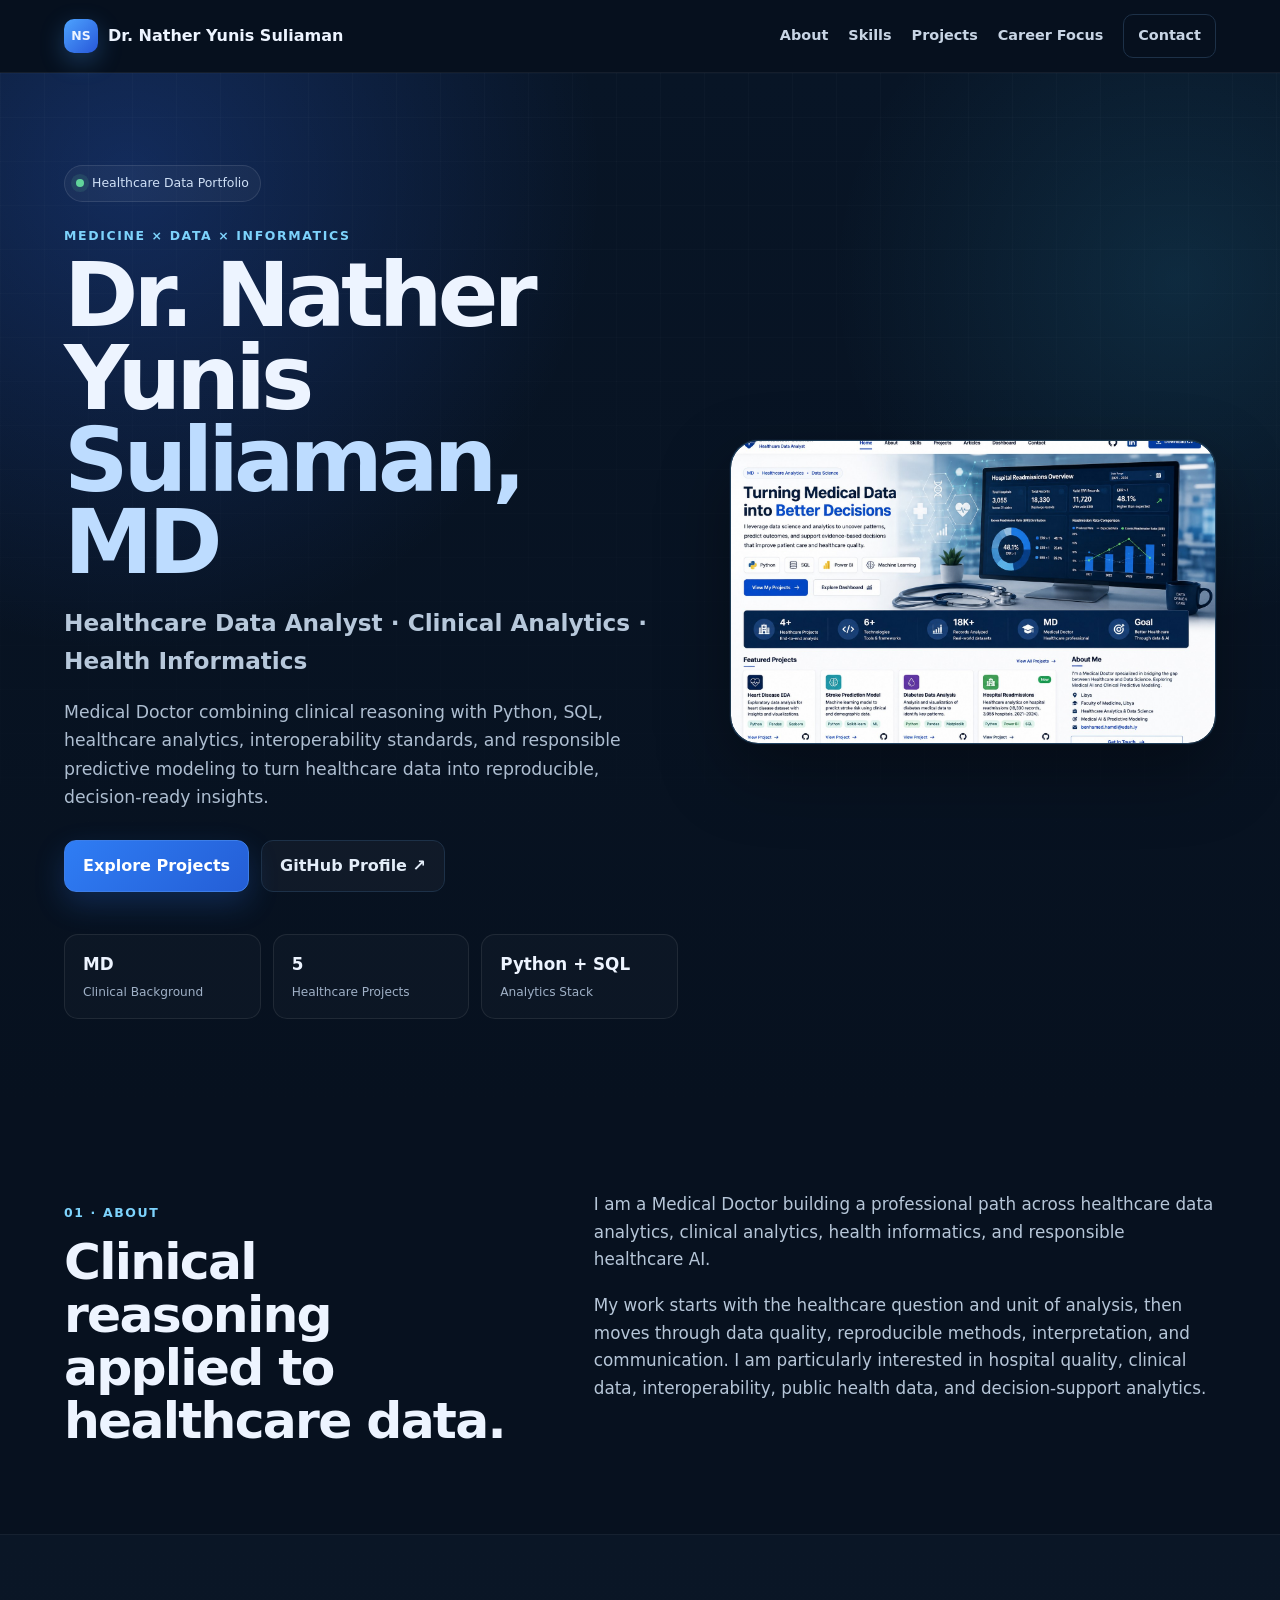
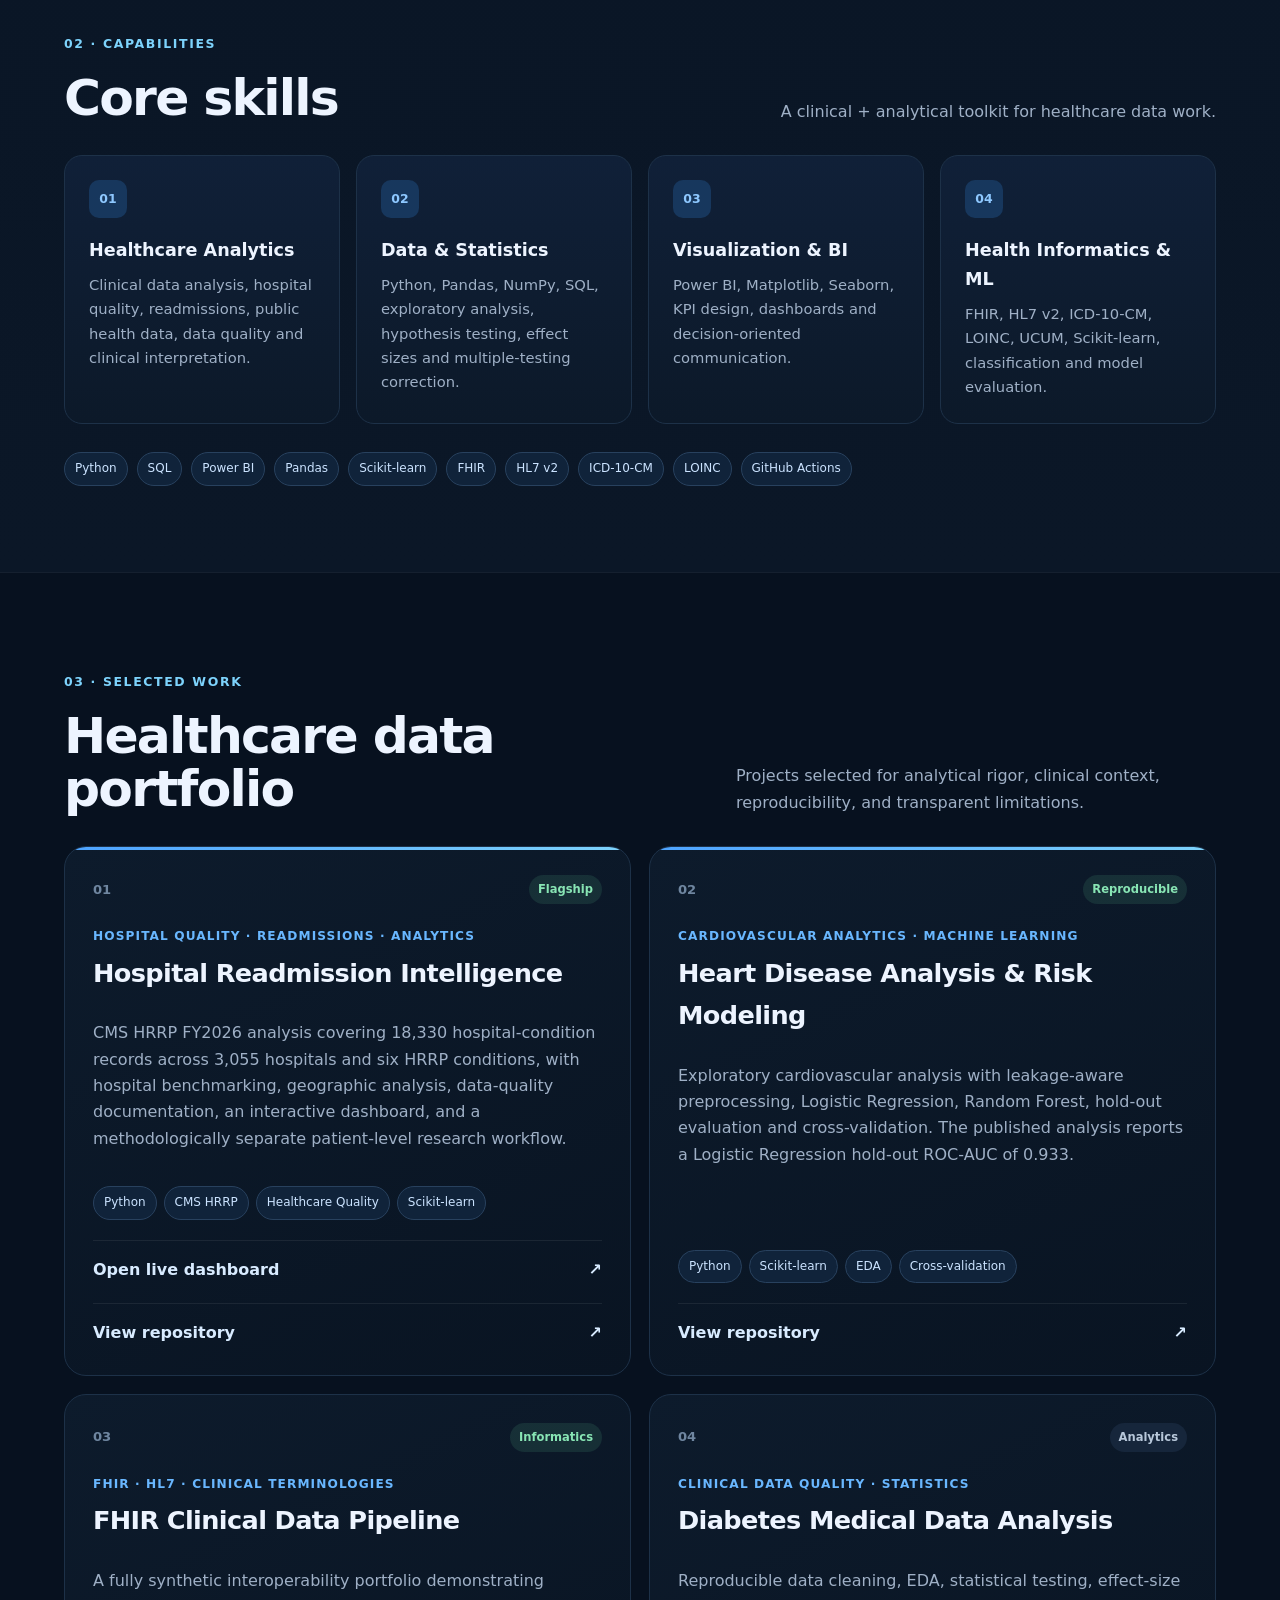
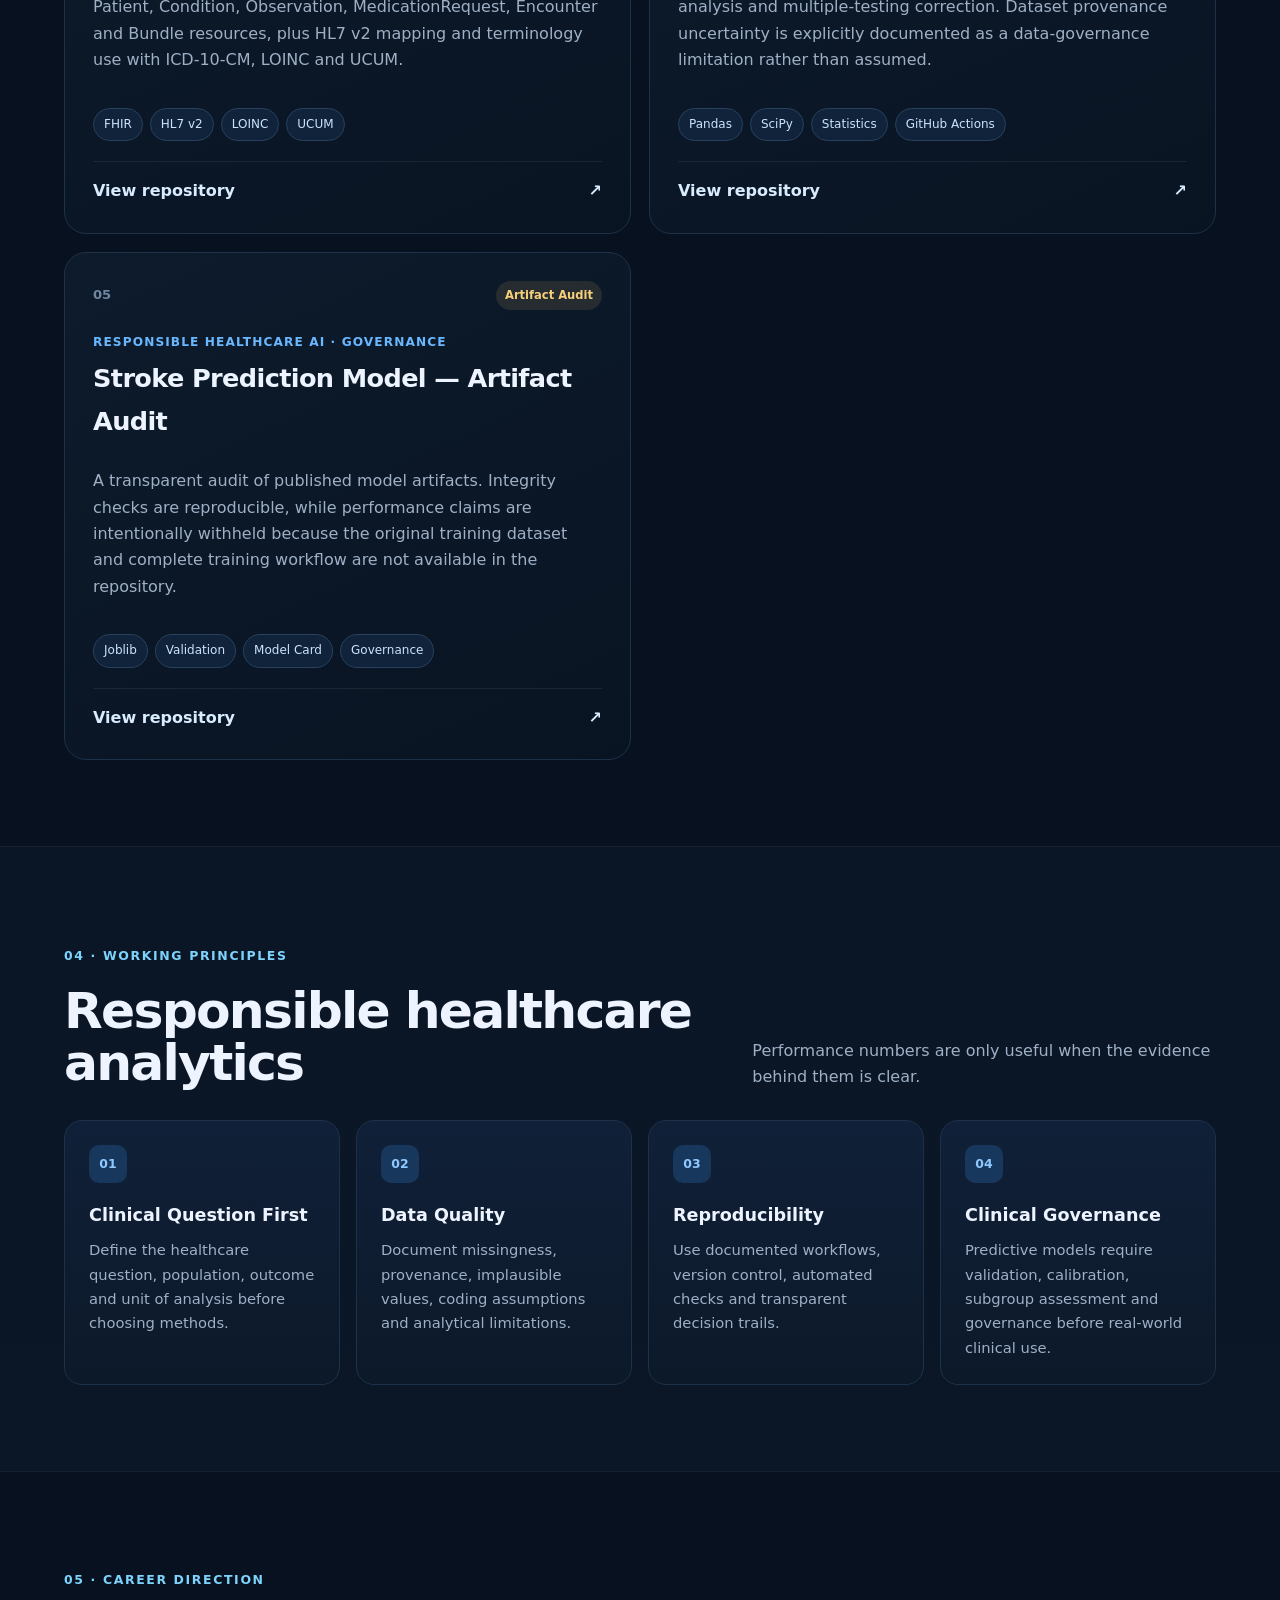
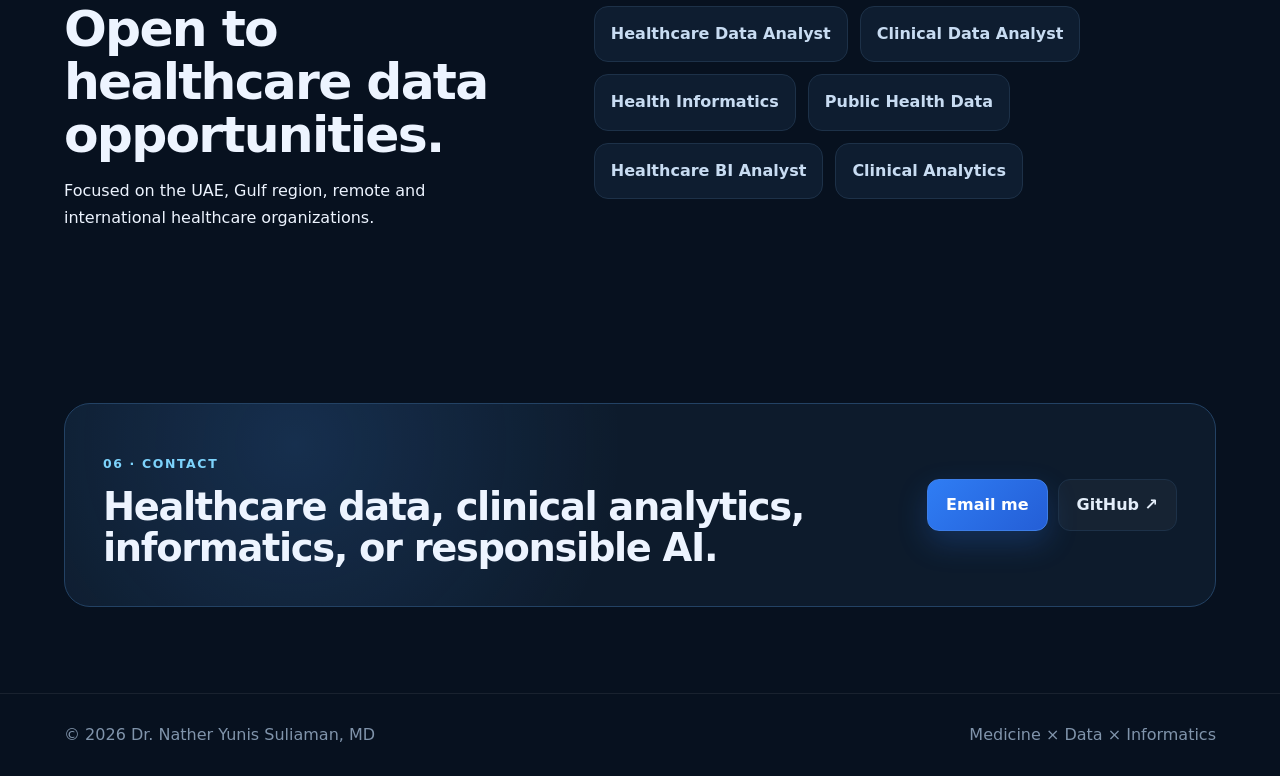
<file: index.html>
<!DOCTYPE html>
<html lang="en">
<head>
  <meta charset="UTF-8">
  <meta name="viewport" content="width=device-width,initial-scale=1">
  <meta name="description" content="Dr. Nather Yunis Suliaman — Medical Doctor and Healthcare Data Analyst focused on clinical analytics, health informatics, hospital quality, and responsible healthcare AI.">
  <meta name="theme-color" content="#07111f">
  <link rel="canonical" href="https://natheerne-hub.github.io/natheersoliman.github.io/">
  <meta property="og:title" content="Dr. Nather Yunis Suliaman | Healthcare Data Analyst">
  <meta property="og:description" content="Medical Doctor combining clinical reasoning with healthcare analytics, Python, SQL, health informatics, and responsible AI.">
  <meta property="og:type" content="website">
  <meta property="og:url" content="https://natheerne-hub.github.io/natheersoliman.github.io/">
  <meta property="og:image" content="https://natheerne-hub.github.io/natheersoliman.github.io/IMG_5865.jpeg">
  <title>Dr. Nather Yunis Suliaman | Healthcare Data Analytics</title>
  <link rel="stylesheet" href="style.css">
</head>
<body>
<nav class="nav">
  <div class="container nav-inner">
    <a class="brand" href="#top"><span class="brand-mark">NS</span><span>Dr. Nather Yunis Suliaman</span></a>
    <div class="nav-links">
      <a href="#about">About</a><a href="#skills">Skills</a><a href="#projects">Projects</a><a href="#focus">Career Focus</a><a class="nav-cta" href="mailto:natheer.ne@gmail.com">Contact</a>
    </div>
  </div>
</nav>

<header class="hero" id="top">
  <div class="container hero-grid">
    <div class="hero-copy">
      <div class="status"><span class="status-dot"></span>Healthcare Data Portfolio</div>
      <p class="eyebrow">Medicine × Data × Informatics</p>
      <h1>Dr. Nather Yunis<br><span>Suliaman, MD</span></h1>
      <h2>Healthcare Data Analyst · Clinical Analytics · Health Informatics</h2>
      <p class="lead">Medical Doctor combining clinical reasoning with Python, SQL, healthcare analytics, interoperability standards, and responsible predictive modeling to turn healthcare data into reproducible, decision-ready insights.</p>
      <div class="actions"><a class="button primary" href="#projects">Explore Projects</a><a class="button secondary" href="https://github.com/natheerne-hub" target="_blank" rel="noreferrer">GitHub Profile ↗</a></div>
      <div class="quick-stats"><div><strong>MD</strong><span>Clinical Background</span></div><div><strong>5</strong><span>Healthcare Projects</span></div><div><strong>Python + SQL</strong><span>Analytics Stack</span></div></div>
    </div>
    <aside class="profile-card hero-visual" style="padding:0;overflow:hidden;min-height:0"><img src="IMG_5865.jpeg" alt="Dr. Nather Yunis Suliaman healthcare data analytics portfolio" style="display:block;width:100%;height:auto;aspect-ratio:16/10;object-fit:cover;object-position:center;border-radius:27px"></aside>
  </div>
</header>

<main>
<section class="section" id="about"><div class="container split"><div><p class="section-kicker">01 · About</p><h2>Clinical reasoning applied to healthcare data.</h2></div><div class="section-copy"><p>I am a Medical Doctor building a professional path across healthcare data analytics, clinical analytics, health informatics, and responsible healthcare AI.</p><p>My work starts with the healthcare question and unit of analysis, then moves through data quality, reproducible methods, interpretation, and communication. I am particularly interested in hospital quality, clinical data, interoperability, public health data, and decision-support analytics.</p></div></div></section>

<section class="section dark-panel" id="skills"><div class="container"><p class="section-kicker">02 · Capabilities</p><div class="section-heading-row"><h2>Core skills</h2><p>A clinical + analytical toolkit for healthcare data work.</p></div><div class="skill-grid"><article class="skill-card"><span class="skill-icon">01</span><h3>Healthcare Analytics</h3><p>Clinical data analysis, hospital quality, readmissions, public health data, data quality and clinical interpretation.</p></article><article class="skill-card"><span class="skill-icon">02</span><h3>Data & Statistics</h3><p>Python, Pandas, NumPy, SQL, exploratory analysis, hypothesis testing, effect sizes and multiple-testing correction.</p></article><article class="skill-card"><span class="skill-icon">03</span><h3>Visualization & BI</h3><p>Power BI, Matplotlib, Seaborn, KPI design, dashboards and decision-oriented communication.</p></article><article class="skill-card"><span class="skill-icon">04</span><h3>Health Informatics & ML</h3><p>FHIR, HL7 v2, ICD-10-CM, LOINC, UCUM, Scikit-learn, classification and model evaluation.</p></article></div><div class="chips"><span>Python</span><span>SQL</span><span>Power BI</span><span>Pandas</span><span>Scikit-learn</span><span>FHIR</span><span>HL7 v2</span><span>ICD-10-CM</span><span>LOINC</span><span>GitHub Actions</span></div></div></section>

<section class="section" id="projects"><div class="container"><p class="section-kicker">03 · Selected Work</p><div class="section-heading-row"><h2>Healthcare data portfolio</h2><p>Projects selected for analytical rigor, clinical context, reproducibility, and transparent limitations.</p></div><div class="project-grid">

<article class="project-card featured"><div class="project-top"><span class="project-number">01</span><span class="project-status verified">Flagship</span></div><p class="tag">Hospital Quality · Readmissions · Analytics</p><h3>Hospital Readmission Intelligence</h3><p>CMS HRRP FY2026 analysis covering 18,330 hospital-condition records across 3,055 hospitals and six HRRP conditions, with hospital benchmarking, geographic analysis, data-quality documentation, an interactive dashboard, and a methodologically separate patient-level research workflow.</p><div class="project-tech"><span>Python</span><span>CMS HRRP</span><span>Healthcare Quality</span><span>Scikit-learn</span></div><a class="project-link" href="https://hospital-readmissions-healthcare-an.vercel.app" target="_blank" rel="noreferrer">Open live dashboard <span>↗</span></a><a class="project-link" href="https://github.com/natheerne-hub/Hospital-Readmissions-Healthcare-Analytics" target="_blank" rel="noreferrer">View repository <span>↗</span></a></article>

<article class="project-card featured"><div class="project-top"><span class="project-number">02</span><span class="project-status verified">Reproducible</span></div><p class="tag">Cardiovascular Analytics · Machine Learning</p><h3>Heart Disease Analysis & Risk Modeling</h3><p>Exploratory cardiovascular analysis with leakage-aware preprocessing, Logistic Regression, Random Forest, hold-out evaluation and cross-validation. The published analysis reports a Logistic Regression hold-out ROC-AUC of 0.933.</p><div class="project-tech"><span>Python</span><span>Scikit-learn</span><span>EDA</span><span>Cross-validation</span></div><a class="project-link" href="https://github.com/natheerne-hub/Heart-Disease-Exploratory-Data-Analysis" target="_blank" rel="noreferrer">View repository <span>↗</span></a></article>

<article class="project-card"><div class="project-top"><span class="project-number">03</span><span class="project-status verified">Informatics</span></div><p class="tag">FHIR · HL7 · Clinical Terminologies</p><h3>FHIR Clinical Data Pipeline</h3><p>A fully synthetic interoperability portfolio demonstrating Patient, Condition, Observation, MedicationRequest, Encounter and Bundle resources, plus HL7 v2 mapping and terminology use with ICD-10-CM, LOINC and UCUM.</p><div class="project-tech"><span>FHIR</span><span>HL7 v2</span><span>LOINC</span><span>UCUM</span></div><a class="project-link" href="https://github.com/natheerne-hub/fhir-clinical-data-pipeline" target="_blank" rel="noreferrer">View repository <span>↗</span></a></article>

<article class="project-card"><div class="project-top"><span class="project-number">04</span><span class="project-status">Analytics</span></div><p class="tag">Clinical Data Quality · Statistics</p><h3>Diabetes Medical Data Analysis</h3><p>Reproducible data cleaning, EDA, statistical testing, effect-size analysis and multiple-testing correction. Dataset provenance uncertainty is explicitly documented as a data-governance limitation rather than assumed.</p><div class="project-tech"><span>Pandas</span><span>SciPy</span><span>Statistics</span><span>GitHub Actions</span></div><a class="project-link" href="https://github.com/natheerne-hub/medical-data-for-diabetes" target="_blank" rel="noreferrer">View repository <span>↗</span></a></article>

<article class="project-card"><div class="project-top"><span class="project-number">05</span><span class="project-status review">Artifact Audit</span></div><p class="tag">Responsible Healthcare AI · Governance</p><h3>Stroke Prediction Model — Artifact Audit</h3><p>A transparent audit of published model artifacts. Integrity checks are reproducible, while performance claims are intentionally withheld because the original training dataset and complete training workflow are not available in the repository.</p><div class="project-tech"><span>Joblib</span><span>Validation</span><span>Model Card</span><span>Governance</span></div><a class="project-link" href="https://github.com/natheerne-hub/stroke-prediction-model" target="_blank" rel="noreferrer">View repository <span>↗</span></a></article>

</div></div></section>

<section class="section dark-panel"><div class="container"><p class="section-kicker">04 · Working Principles</p><div class="section-heading-row"><h2>Responsible healthcare analytics</h2><p>Performance numbers are only useful when the evidence behind them is clear.</p></div><div class="skill-grid"><article class="skill-card"><span class="skill-icon">01</span><h3>Clinical Question First</h3><p>Define the healthcare question, population, outcome and unit of analysis before choosing methods.</p></article><article class="skill-card"><span class="skill-icon">02</span><h3>Data Quality</h3><p>Document missingness, provenance, implausible values, coding assumptions and analytical limitations.</p></article><article class="skill-card"><span class="skill-icon">03</span><h3>Reproducibility</h3><p>Use documented workflows, version control, automated checks and transparent decision trails.</p></article><article class="skill-card"><span class="skill-icon">04</span><h3>Clinical Governance</h3><p>Predictive models require validation, calibration, subgroup assessment and governance before real-world clinical use.</p></article></div></div></section>

<section class="section" id="focus"><div class="container split focus-grid"><div><p class="section-kicker">05 · Career Direction</p><h2>Open to healthcare data opportunities.</h2><p>Focused on the UAE, Gulf region, remote and international healthcare organizations.</p></div><div class="roles"><span>Healthcare Data Analyst</span><span>Clinical Data Analyst</span><span>Health Informatics</span><span>Public Health Data</span><span>Healthcare BI Analyst</span><span>Clinical Analytics</span></div></div></section>

<section class="section contact-section"><div class="container contact-card"><div><p class="section-kicker">06 · Contact</p><h2>Healthcare data, clinical analytics, informatics, or responsible AI.</h2></div><div class="contact-actions"><a class="button primary" href="mailto:natheer.ne@gmail.com">Email me</a><a class="button secondary" href="https://github.com/natheerne-hub" target="_blank" rel="noreferrer">GitHub ↗</a></div></div></section>
</main>
<footer><div class="container footer-inner"><p>© 2026 Dr. Nather Yunis Suliaman, MD</p><p>Medicine × Data × Informatics</p></div></footer>
<script src="script.js"></script>
</body>
</html>
</file>
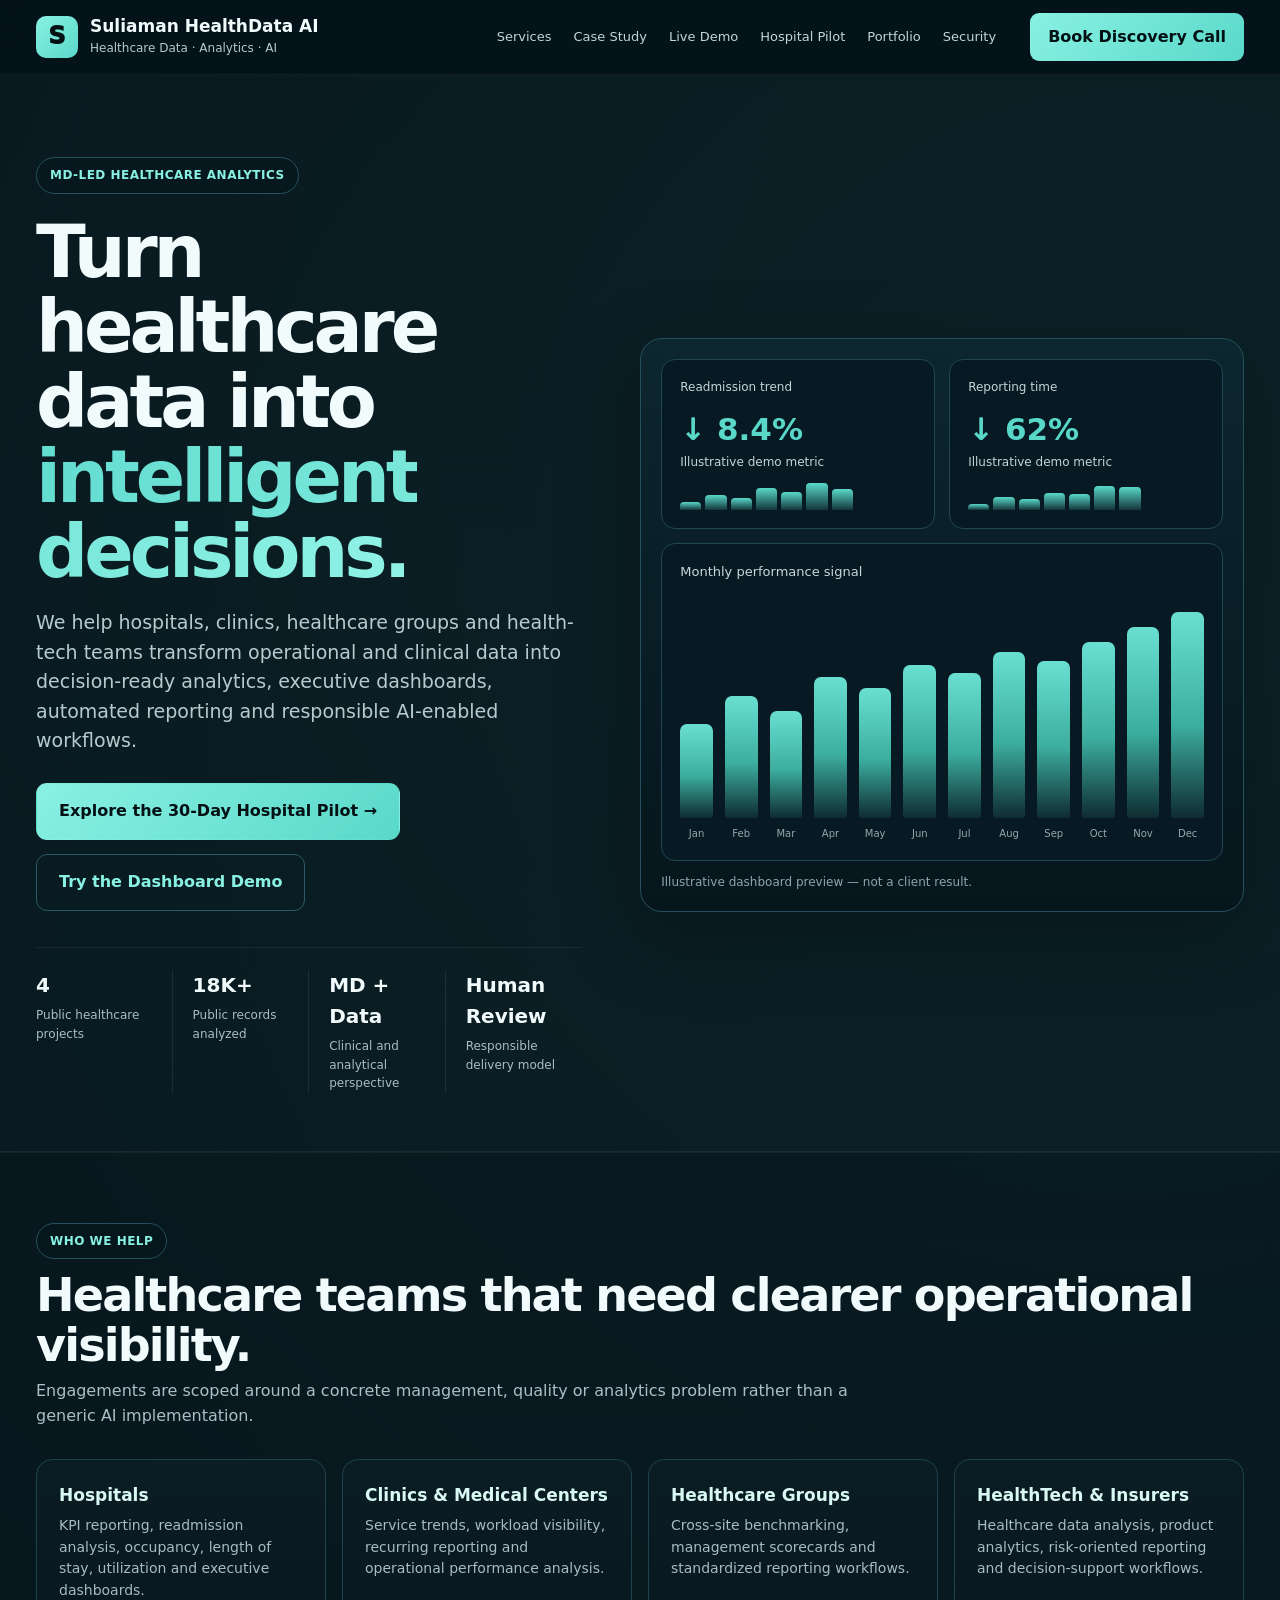
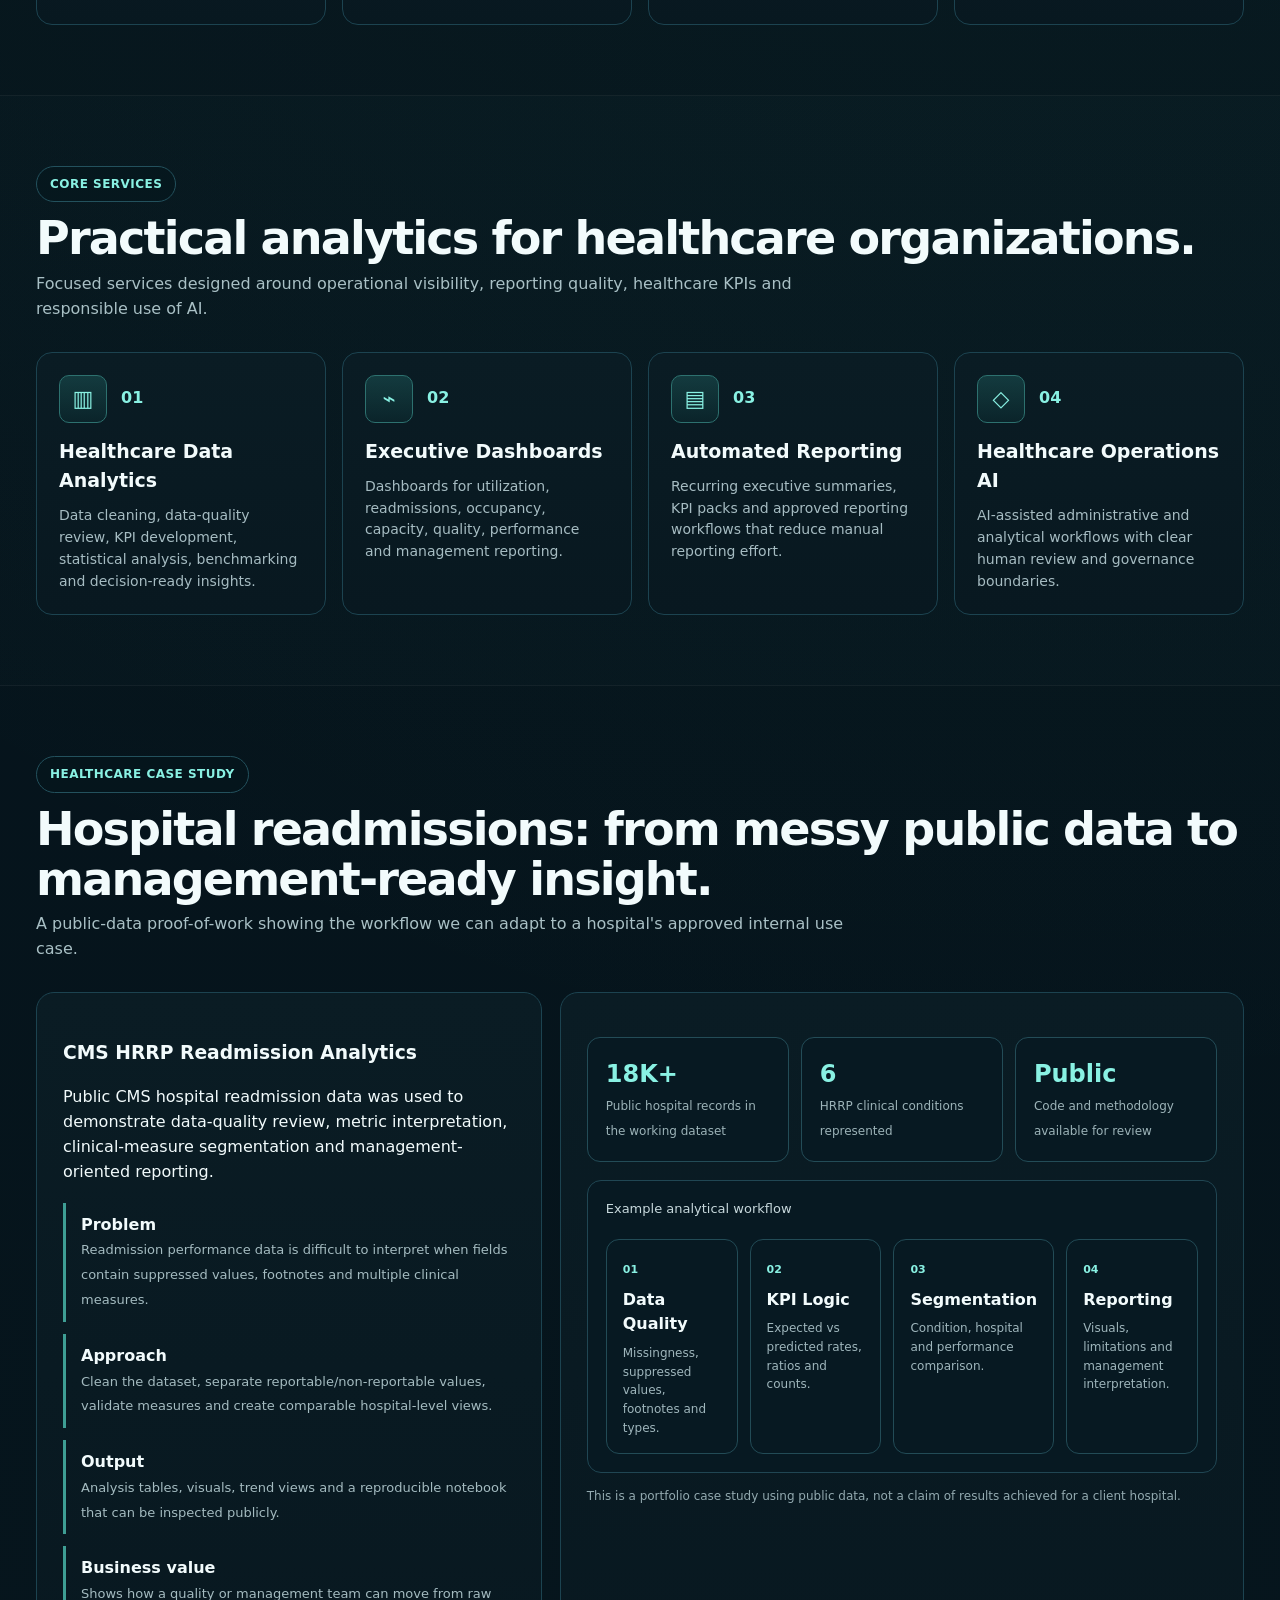
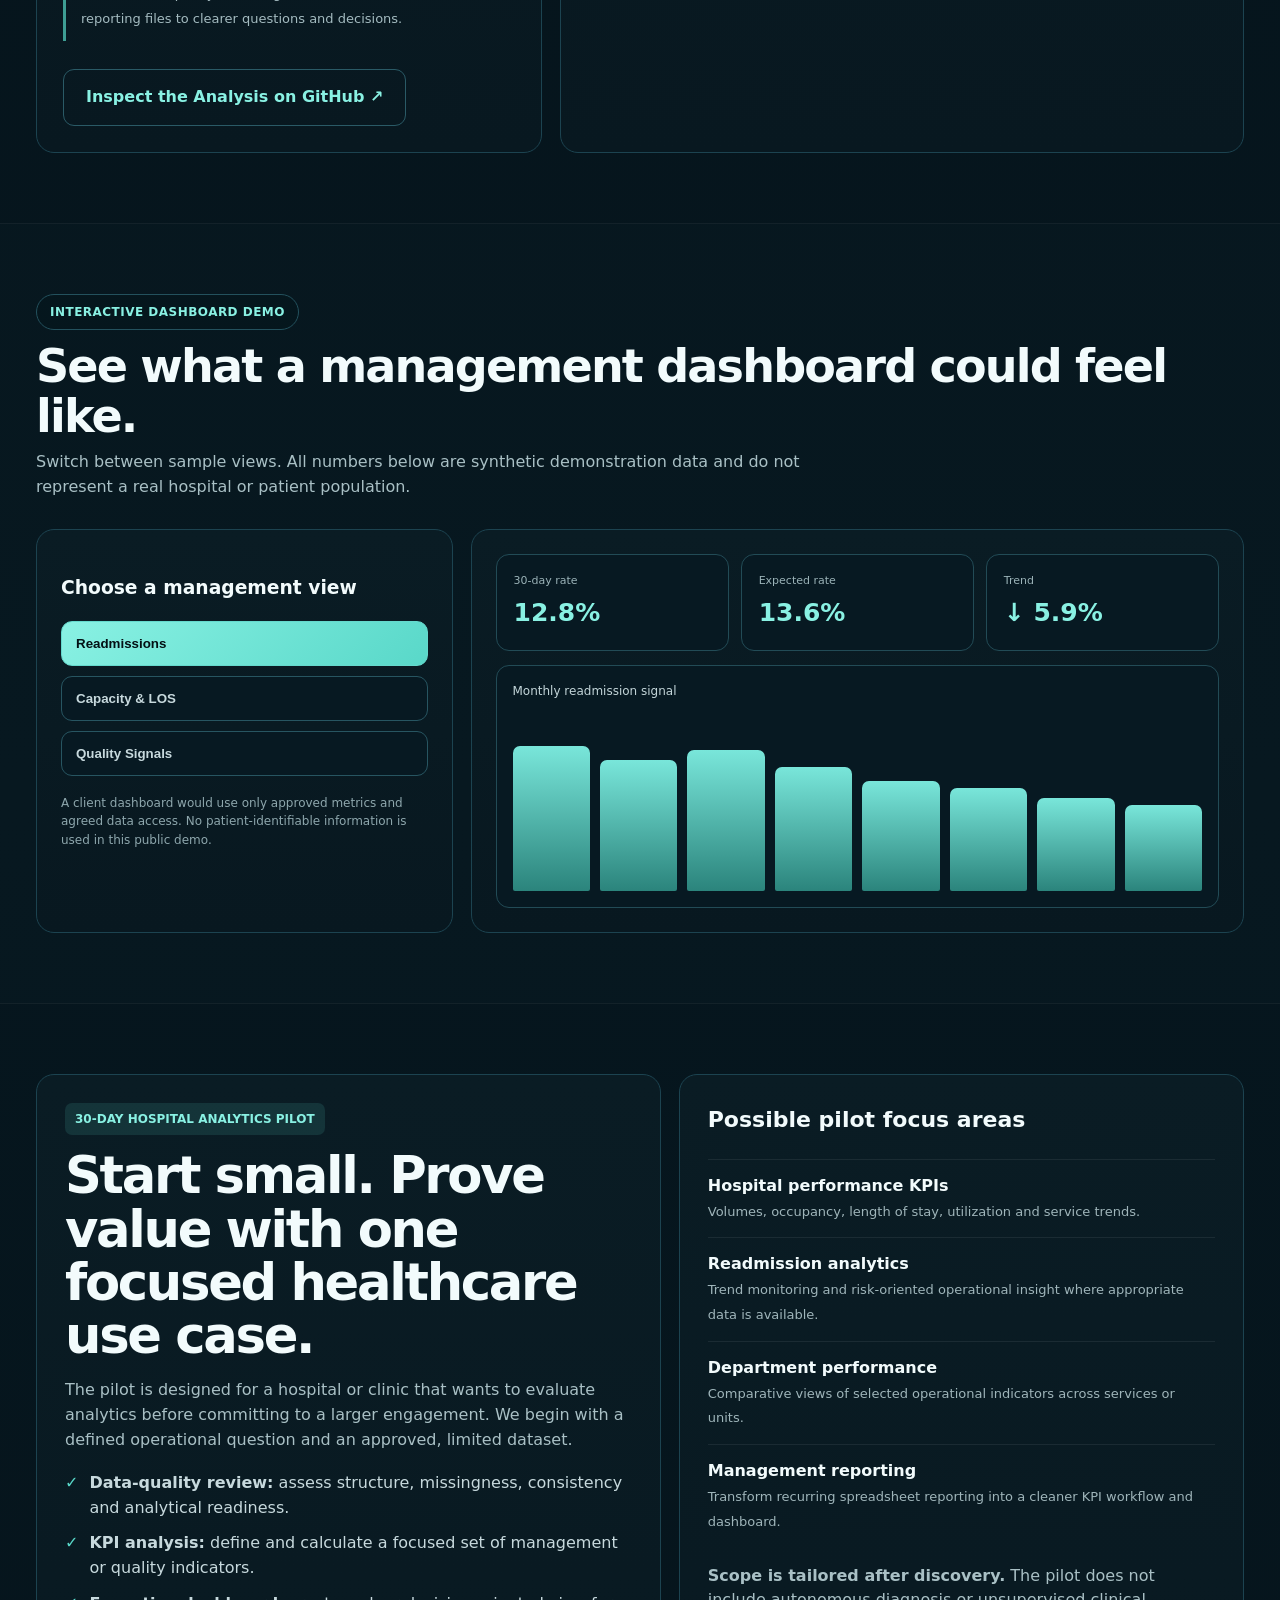
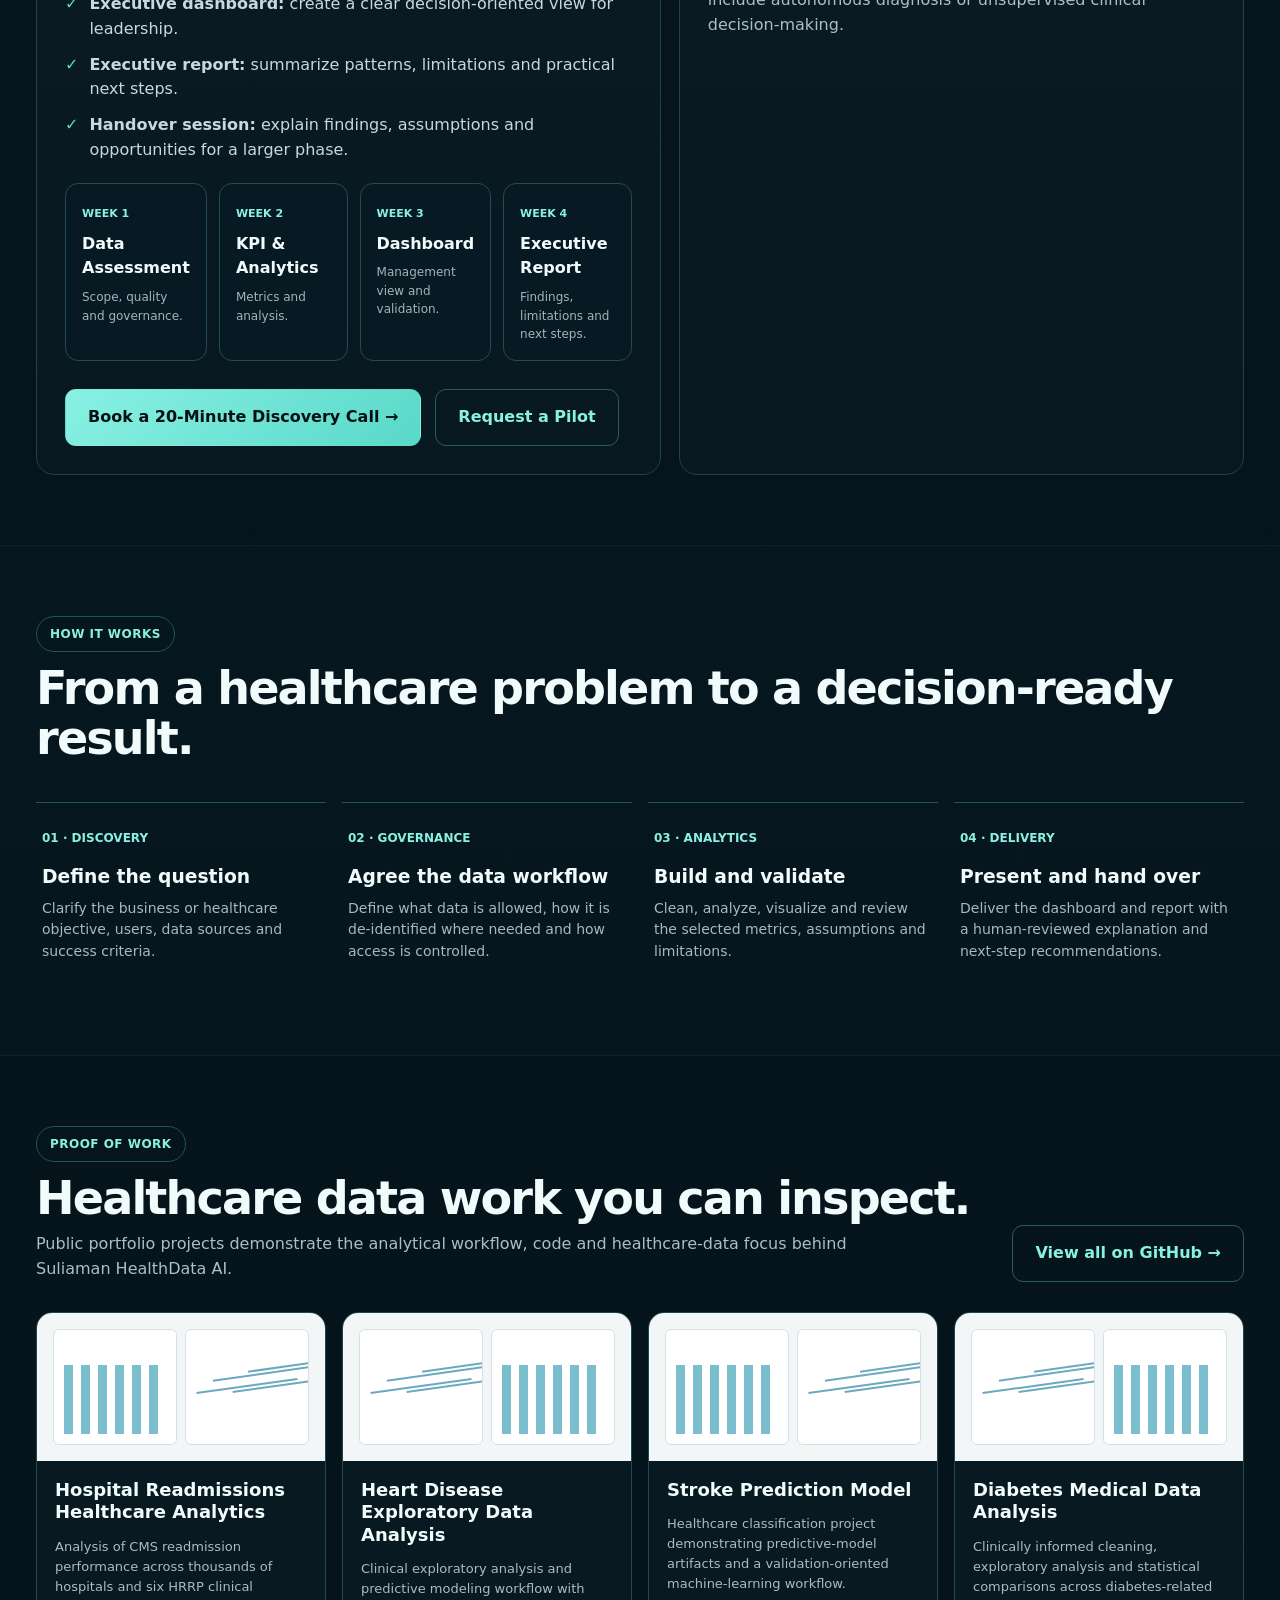
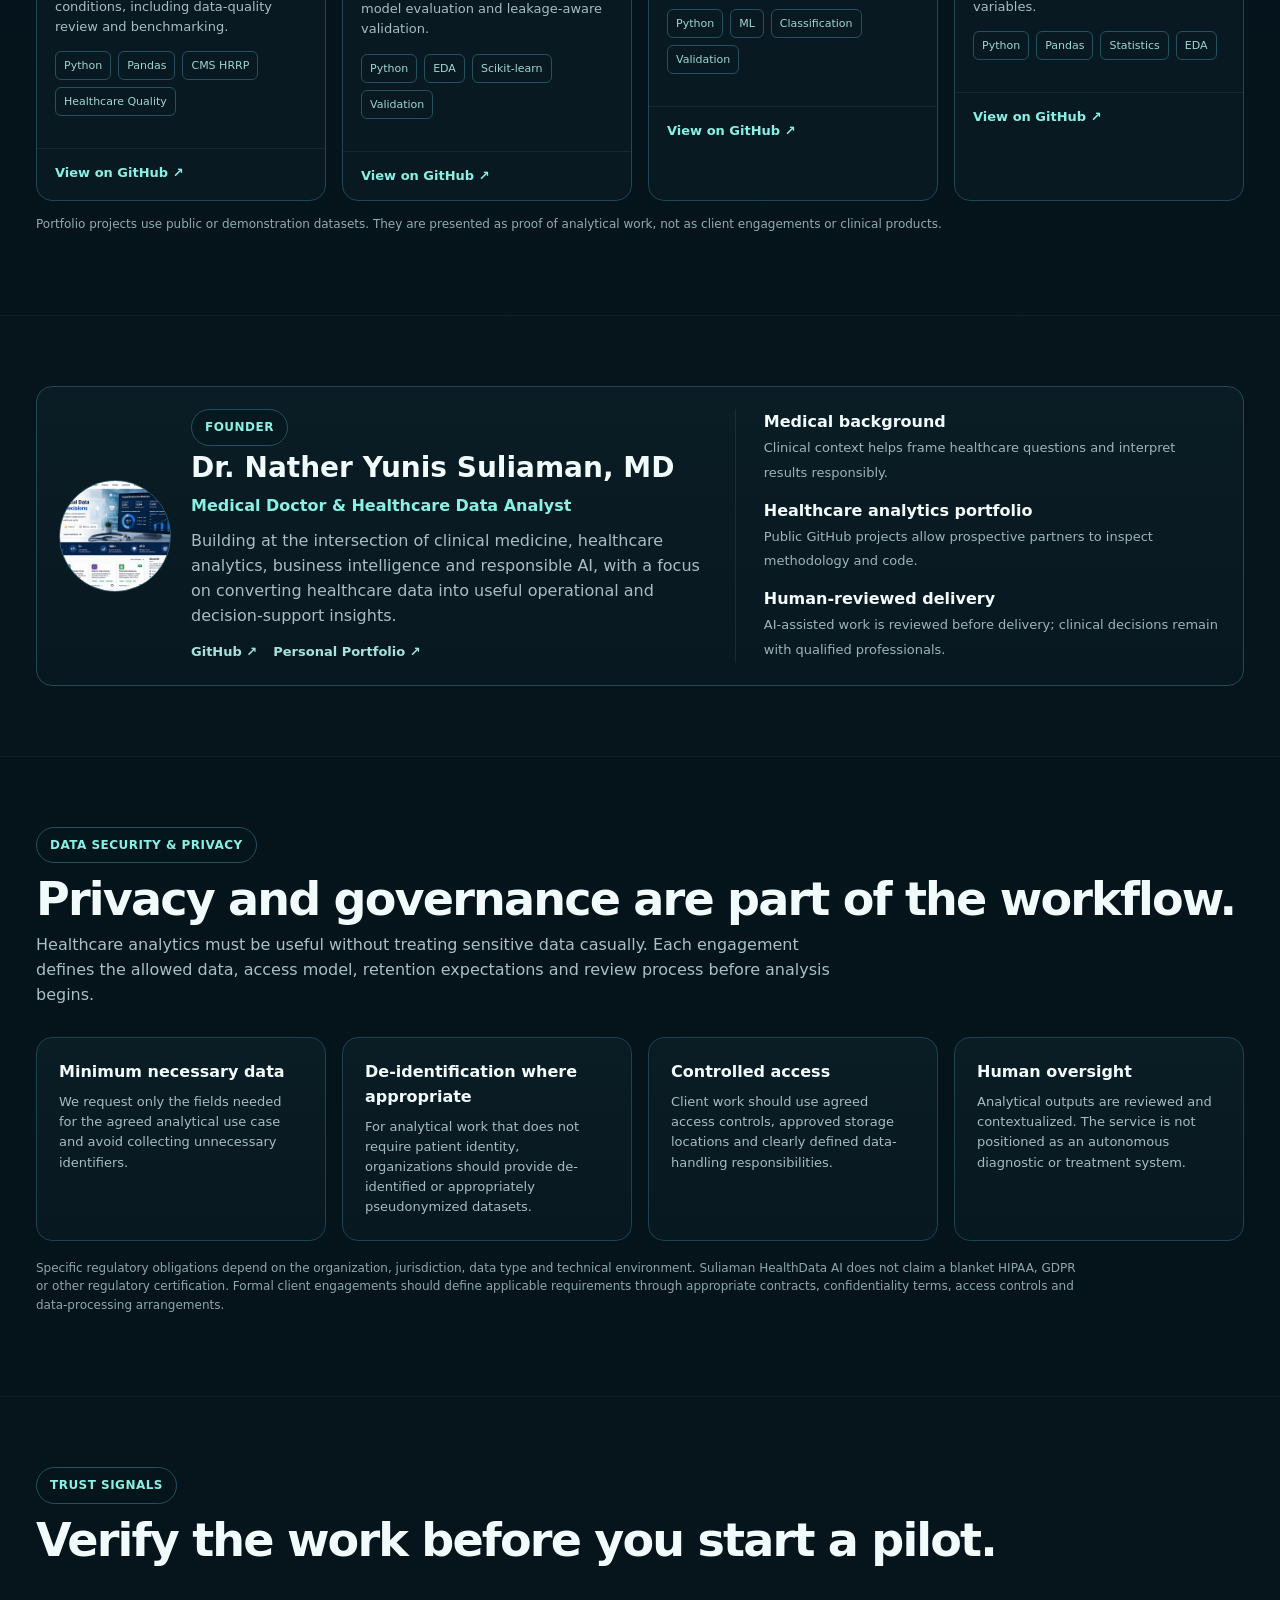
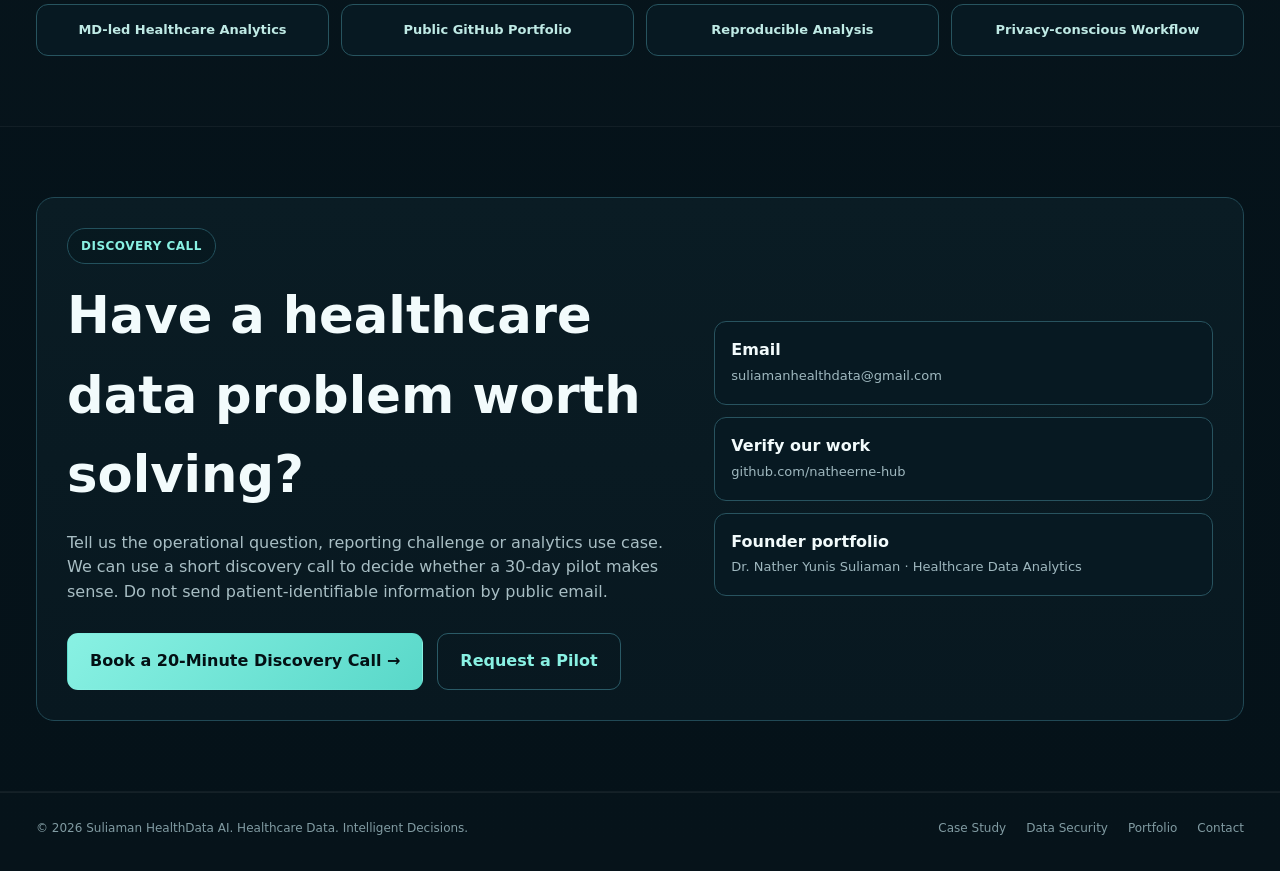
<file: suliaman-healthdata-ai/index.html>
<!doctype html>
<html lang="en">
<head>
<meta charset="utf-8">
<meta name="viewport" content="width=device-width,initial-scale=1">
<meta name="description" content="Suliaman HealthData AI helps hospitals and healthcare organizations turn operational and clinical data into dashboards, KPIs, automated reporting and decision-ready analytics.">
<meta name="theme-color" content="#06131a">
<meta property="og:title" content="Suliaman HealthData AI | Healthcare Analytics & AI">
<meta property="og:description" content="Healthcare analytics, executive dashboards, automated reporting and responsible AI for hospitals and healthcare organizations.">
<meta property="og:type" content="website">
<meta property="og:url" content="https://natheerne-hub.github.io/natheersoliman.github.io/suliaman-healthdata-ai/">
<link rel="canonical" href="https://natheerne-hub.github.io/natheersoliman.github.io/suliaman-healthdata-ai/">
<title>Suliaman HealthData AI | Healthcare Analytics & AI</title>
<style>
:root{--bg:#06131a;--panel:#081a22;--panel2:#0a1d25;--text:#f2fbfc;--muted:#9fb8bf;--line:#1c4350;--accent:#59d8c9;--accent2:#89f1e3;--dark:#031014;--max:1480px;--shadow:0 24px 80px rgba(0,0,0,.28)}
*{box-sizing:border-box}html{scroll-behavior:smooth}body{margin:0;font-family:Inter,ui-sans-serif,system-ui,-apple-system,BlinkMacSystemFont,"Segoe UI",sans-serif;background:radial-gradient(circle at 88% 6%,rgba(75,205,189,.08),transparent 26%),linear-gradient(180deg,#06131a,#071820 45%,#06131a);color:var(--text);line-height:1.55}a{color:inherit;text-decoration:none}.container{width:min(var(--max),calc(100% - 72px));margin:auto}.eyebrow{display:inline-flex;align-items:center;padding:8px 13px;border:1px solid #23515d;border-radius:999px;color:var(--accent2);font-weight:800;font-size:12px;letter-spacing:.04em;text-transform:uppercase;background:rgba(4,23,29,.5)}
nav{position:sticky;top:0;z-index:20;background:rgba(5,18,25,.92);backdrop-filter:blur(18px);border-bottom:1px solid rgba(255,255,255,.06)}.nav{height:74px;display:flex;align-items:center;gap:24px}.brand{display:flex;align-items:center;gap:12px;margin-right:auto}.brand-mark{width:42px;height:42px;border-radius:10px;background:linear-gradient(135deg,var(--accent2),var(--accent));display:grid;place-items:center;color:#031014;font-size:24px;font-weight:950}.brand-copy strong{display:block;font-size:17px;line-height:1.1}.brand-copy span{display:block;color:#b5c9ce;font-size:12px;margin-top:3px}.nav-links{display:flex;gap:22px;color:#c3d4d8;font-size:13px}.nav-links a:hover{color:var(--accent2)}.nav-cta{margin-left:10px;padding:12px 18px;border-radius:9px;background:linear-gradient(135deg,var(--accent2),var(--accent));color:#021114;font-weight:850}
.hero{padding:82px 0 58px;border-bottom:1px solid rgba(255,255,255,.06)}.hero-grid{display:grid;grid-template-columns:.95fr 1.05fr;gap:58px;align-items:center}.hero h1{font-size:clamp(52px,5.7vw,82px);line-height:1.03;letter-spacing:-.055em;margin:20px 0 18px;max-width:760px}.hero h1 span{background:linear-gradient(90deg,#63ddd0,#8ff2e5);-webkit-background-clip:text;background-clip:text;color:transparent}.lead{font-size:19px;color:#b6cbd0;max-width:720px}.actions{display:flex;gap:14px;flex-wrap:wrap;margin-top:28px}.btn{display:inline-flex;align-items:center;justify-content:center;gap:10px;padding:15px 22px;border-radius:11px;font-weight:850;border:1px solid transparent}.btn.primary{background:linear-gradient(135deg,var(--accent2),var(--accent));color:#031014}.btn.secondary{border-color:#2a5a66;background:transparent;color:var(--accent2)}.quick-stats{display:grid;grid-template-columns:repeat(4,1fr);margin-top:36px;border-top:1px solid rgba(255,255,255,.06);padding-top:22px}.stat{padding:0 20px;border-right:1px solid rgba(255,255,255,.08)}.stat:first-child{padding-left:0}.stat:last-child{border-right:0}.stat strong{display:block;font-size:20px}.stat span{display:block;color:#a8bec4;font-size:12px;margin-top:5px}
.dashboard{border:1px solid #23515d;border-radius:22px;padding:20px;background:linear-gradient(180deg,rgba(13,39,49,.88),rgba(5,21,28,.95));box-shadow:var(--shadow)}.metric-row{display:grid;grid-template-columns:1fr 1fr;gap:14px}.metric-card,.chart-card{border:1px solid #204653;border-radius:14px;background:#071922;padding:18px}.metric-label{font-size:12px;color:#c3d5d9}.metric-value{font-size:31px;font-weight:900;color:var(--accent);margin-top:9px}.spark{height:34px;margin-top:4px;display:flex;align-items:flex-end;gap:4px}.spark i{display:block;width:9%;border-radius:4px 4px 0 0;background:linear-gradient(180deg,var(--accent),rgba(89,216,201,.15))}.chart-card{margin-top:14px}.chart-title{font-size:13px;color:#c7d8dc}.bars{display:flex;gap:12px;align-items:flex-end;height:210px;margin-top:26px}.bars span{flex:1;min-width:14px;border-radius:7px 7px 2px 2px;background:linear-gradient(180deg,#69dfd2 0%,#3cae9f 55%,rgba(29,79,77,.35) 100%);transition:height .45s ease}.months{display:grid;grid-template-columns:repeat(12,1fr);gap:12px;color:#91aab0;font-size:10px;text-align:center;margin-top:8px}.preview-note{margin-top:12px;color:#8da7ad;font-size:12px}
.section{padding:70px 0}.section.alt{border-top:1px solid rgba(255,255,255,.05);border-bottom:1px solid rgba(255,255,255,.05);background:rgba(4,18,25,.26)}.section-head{display:flex;align-items:end;justify-content:space-between;gap:30px;margin-bottom:30px}.section-head h2{font-size:clamp(32px,3.6vw,54px);line-height:1.08;letter-spacing:-.04em;margin:12px 0 8px}.section-head p{color:#a9c0c5;max-width:820px;margin:0}.services,.projects,.deliverables,.process,.audience{display:grid;grid-template-columns:repeat(4,1fr);gap:16px}.card{border:1px solid var(--line);background:linear-gradient(180deg,#0a1c24,#081820);border-radius:16px;padding:22px}.service{min-height:210px}.service-top{display:flex;gap:14px;align-items:center}.icon{width:48px;height:48px;border-radius:10px;border:1px solid #2d716f;background:linear-gradient(180deg,rgba(63,200,185,.18),rgba(16,77,75,.18));display:grid;place-items:center;color:var(--accent2);font-size:22px}.num{color:var(--accent2);font-weight:900}.card h3{font-size:19px;margin:14px 0 10px}.card p{color:#a6bcc2;font-size:14px;margin:0}.audience .card{min-height:145px}.audience strong{display:block;font-size:17px;margin-bottom:7px;color:#d9f7f3}
.pilot{display:grid;grid-template-columns:1.05fr .95fr;gap:18px}.pilot-main,.pilot-side{border:1px solid var(--line);border-radius:18px;background:linear-gradient(180deg,#0a1c24,#081820);padding:28px}.pilot-main h2{font-size:clamp(34px,4vw,58px);letter-spacing:-.045em;line-height:1.04;margin:14px 0}.pilot-main p,.pilot-side p{color:#a9c0c5}.pilot-tag{display:inline-flex;padding:7px 10px;border-radius:7px;background:rgba(89,216,201,.12);color:var(--accent2);font-weight:800;font-size:12px}.pilot-list{display:grid;gap:11px;margin-top:18px}.pilot-list div{display:flex;gap:11px;align-items:flex-start;color:#c7d9dd}.check{color:var(--accent);font-weight:900}.pilot-side h3{margin-top:0;font-size:22px}.pilot-side .mini{border-top:1px solid rgba(255,255,255,.07);padding:14px 0}.pilot-side .mini strong{display:block}.pilot-side .mini span{color:#9fb5ba;font-size:13px}
.timeline{display:grid;grid-template-columns:repeat(4,1fr);gap:12px;margin-top:20px}.week{border:1px solid #224b56;border-radius:13px;padding:16px;background:#071922}.week span{font-size:11px;color:var(--accent2);font-weight:900}.week strong{display:block;margin:7px 0}.week p{font-size:12px;color:#9fb6bc;margin:0}
.step{border-top:1px solid #27515c;padding:22px 6px}.step strong{color:var(--accent2);font-size:12px}.step h3{margin:12px 0 7px}.step p{color:#a4bac0;font-size:14px;margin:0}
.case{display:grid;grid-template-columns:.85fr 1.15fr;gap:18px}.case-story,.case-proof{border:1px solid var(--line);border-radius:18px;background:linear-gradient(180deg,#0a1c24,#081820);padding:26px}.case-flow{display:grid;gap:12px;margin-top:18px}.case-flow div{border-left:3px solid #3e9e94;padding:10px 0 10px 15px}.case-flow strong{display:block}.case-flow span{font-size:13px;color:#a4bbc0}.case-metrics{display:grid;grid-template-columns:repeat(3,1fr);gap:12px;margin:18px 0}.case-metrics div{background:#071922;border:1px solid #234c57;border-radius:13px;padding:18px}.case-metrics strong{display:block;font-size:24px;color:var(--accent2)}.case-metrics span{font-size:12px;color:#9cb3b8}
.demo{display:grid;grid-template-columns:.7fr 1.3fr;gap:18px}.demo-controls,.demo-board{border:1px solid var(--line);border-radius:18px;background:linear-gradient(180deg,#0a1c24,#081820);padding:24px}.demo-tabs{display:grid;gap:10px}.demo-tab{width:100%;text-align:left;border:1px solid #275561;background:#071922;color:#c7d9dd;border-radius:11px;padding:14px;cursor:pointer;font-weight:800}.demo-tab.active{border-color:#65d9cd;color:#031014;background:linear-gradient(135deg,var(--accent2),var(--accent))}.demo-kpis{display:grid;grid-template-columns:repeat(3,1fr);gap:12px}.demo-kpi{border:1px solid #224b56;background:#071922;border-radius:13px;padding:17px}.demo-kpi span{display:block;color:#9bb3b8;font-size:11px}.demo-kpi strong{display:block;color:var(--accent2);font-size:25px;margin-top:5px}.demo-chart{margin-top:14px;border:1px solid #224b56;background:#071922;border-radius:13px;padding:16px}.demo-bars{height:190px;display:flex;gap:10px;align-items:flex-end}.demo-bars i{display:block;flex:1;border-radius:7px 7px 2px 2px;background:linear-gradient(180deg,#79e6da,#2b847c);transition:height .45s ease}
.project{overflow:hidden;border:1px solid #204753;border-radius:16px;background:#081922}.thumb{height:148px;background:#f3f6f7;position:relative;overflow:hidden}.thumb-grid{position:absolute;inset:16px;display:grid;grid-template-columns:1fr 1fr;gap:8px}.mini-chart{border:1px solid #d7e0e2;border-radius:6px;background:#fff;position:relative;overflow:hidden}.mini-chart:before{content:"";position:absolute;left:10px;right:10px;bottom:10px;height:60%;background:repeating-linear-gradient(90deg,#4fa9bf 0 9px,transparent 9px 17px);opacity:.75}.mini-chart.line:before{height:2px;bottom:50%;background:#3b8daa;transform:rotate(-8deg);box-shadow:18px -10px #3b8daa,36px 4px #3b8daa,54px -14px #3b8daa}.project-body{padding:18px}.project h3{font-size:18px;line-height:1.25;margin:0 0 10px}.project p{color:#a8bdc2;font-size:13px;min-height:72px}.tags{display:flex;gap:7px;flex-wrap:wrap;margin:14px 0}.tags span{border:1px solid #26515c;border-radius:6px;padding:5px 8px;color:#9fd6d1;font-size:11px}.project-link{display:block;border-top:1px solid rgba(255,255,255,.06);padding:14px 18px;color:var(--accent2);font-weight:850;font-size:13px}.disclaimer{margin-top:14px;color:#93aab0;font-size:12px}
.founder{display:grid;grid-template-columns:1.15fr .85fr;gap:18px;border:1px solid #214955;border-radius:16px;background:linear-gradient(180deg,#0a1c24,#081820);padding:22px}.founder-main{display:grid;grid-template-columns:auto 1fr;gap:20px;align-items:center}.avatar{width:112px;height:112px;border-radius:50%;overflow:hidden;border:1px solid #32626d;background:#0b222a}.avatar img{width:100%;height:100%;object-fit:cover}.founder h3{font-size:28px;margin:0}.founder-role{color:var(--accent2);font-weight:700;margin:5px 0 10px}.founder p{color:#a9bdc2;margin:0}.socials{display:flex;gap:16px;flex-wrap:wrap;margin-top:14px}.socials a{color:#a7e3dd;font-size:13px;font-weight:800}.founder-proof{border-left:1px solid rgba(255,255,255,.08);padding-left:28px;display:grid;gap:14px;align-content:center}.proof-item strong{display:block}.proof-item span{color:#9eb4ba;font-size:13px}
.trust{display:grid;grid-template-columns:repeat(4,1fr);gap:16px}.trust .card strong{display:block;margin-bottom:7px}.trust .card p{font-size:13px}.legal-note{margin-top:18px;color:#8ea7ad;font-size:12px;max-width:1050px}.proofbar{display:grid;grid-template-columns:repeat(4,1fr);gap:12px}.proofpill{border:1px solid #27545f;background:#071922;border-radius:12px;padding:15px;text-align:center;color:#bfeae5;font-weight:800;font-size:13px}
.contact-box{display:grid;grid-template-columns:1fr .8fr;gap:24px;padding:30px;border:1px solid #214955;border-radius:18px;background:linear-gradient(180deg,#0a1c24,#081820)}.contact-box h2{font-size:clamp(34px,4vw,54px);margin:12px 0}.contact-box p{color:#a8bec4}.contact-actions{display:grid;gap:12px;align-content:center}.contact-item{display:block;border:1px solid #28535f;border-radius:12px;padding:16px;background:#071922}.contact-item strong{display:block}.contact-item span{color:#9fb8bf;font-size:13px}footer{border-top:1px solid rgba(255,255,255,.06);padding:26px 0 34px;color:#819ba2;font-size:12px}.footer{display:flex;justify-content:space-between;gap:20px;flex-wrap:wrap}.footer-links{display:flex;gap:20px;flex-wrap:wrap}
@media(max-width:1100px){.hero-grid,.pilot,.contact-box,.case,.demo{grid-template-columns:1fr}.services,.projects,.deliverables,.process,.audience,.trust{grid-template-columns:repeat(2,1fr)}.timeline{grid-template-columns:repeat(2,1fr)}.founder{grid-template-columns:1fr}.founder-proof{border-left:0;border-top:1px solid rgba(255,255,255,.08);padding:20px 0 0}.nav-links{display:none}.nav-cta{margin-left:0}.quick-stats{grid-template-columns:repeat(2,1fr);gap:18px}.stat{border-right:0;padding:0}.proofbar{grid-template-columns:repeat(2,1fr)}}
@media(max-width:700px){.container{width:min(100% - 30px,var(--max))}.hero{padding-top:54px}.hero h1{font-size:45px}.services,.projects,.deliverables,.process,.metric-row,.audience,.trust,.timeline,.case-metrics,.demo-kpis,.proofbar{grid-template-columns:1fr}.quick-stats{grid-template-columns:1fr 1fr}.bars{height:160px;gap:7px}.months{gap:4px;font-size:8px}.section-head{align-items:flex-start;flex-direction:column}.founder-main{grid-template-columns:1fr}.avatar{width:92px;height:92px}.brand-copy span{display:none}.nav-cta{padding:11px 14px;font-size:13px}}
</style>
</head>
<body>
<nav><div class="container nav"><a class="brand" href="#top"><span class="brand-mark">S</span><span class="brand-copy"><strong>Suliaman HealthData AI</strong><span>Healthcare Data · Analytics · AI</span></span></a><div class="nav-links"><a href="#services">Services</a><a href="#case-study">Case Study</a><a href="#demo">Live Demo</a><a href="#pilot">Hospital Pilot</a><a href="#portfolio">Portfolio</a><a href="#trust">Security</a></div><a class="nav-cta" href="#contact">Book Discovery Call</a></div></nav>
<main>
<section class="hero" id="top"><div class="container hero-grid"><div><span class="eyebrow">MD-led Healthcare Analytics</span><h1>Turn healthcare data into <span>intelligent decisions.</span></h1><p class="lead">We help hospitals, clinics, healthcare groups and health-tech teams transform operational and clinical data into decision-ready analytics, executive dashboards, automated reporting and responsible AI-enabled workflows.</p><div class="actions"><a class="btn primary" href="#pilot">Explore the 30-Day Hospital Pilot →</a><a class="btn secondary" href="#demo">Try the Dashboard Demo</a></div><div class="quick-stats"><div class="stat"><strong>4</strong><span>Public healthcare projects</span></div><div class="stat"><strong>18K+</strong><span>Public records analyzed</span></div><div class="stat"><strong>MD + Data</strong><span>Clinical and analytical perspective</span></div><div class="stat"><strong>Human Review</strong><span>Responsible delivery model</span></div></div></div><div class="dashboard"><div class="metric-row"><div class="metric-card"><div class="metric-label">Readmission trend</div><div class="metric-value">↓ 8.4%</div><div class="metric-label">Illustrative demo metric</div><div class="spark"><i style="height:22%"></i><i style="height:45%"></i><i style="height:34%"></i><i style="height:65%"></i><i style="height:54%"></i><i style="height:80%"></i><i style="height:61%"></i></div></div><div class="metric-card"><div class="metric-label">Reporting time</div><div class="metric-value">↓ 62%</div><div class="metric-label">Illustrative demo metric</div><div class="spark"><i style="height:18%"></i><i style="height:38%"></i><i style="height:31%"></i><i style="height:50%"></i><i style="height:47%"></i><i style="height:70%"></i><i style="height:66%"></i></div></div></div><div class="chart-card"><div class="chart-title">Monthly performance signal</div><div class="bars"><span style="height:45%"></span><span style="height:58%"></span><span style="height:51%"></span><span style="height:67%"></span><span style="height:62%"></span><span style="height:73%"></span><span style="height:69%"></span><span style="height:79%"></span><span style="height:75%"></span><span style="height:84%"></span><span style="height:91%"></span><span style="height:98%"></span></div><div class="months"><span>Jan</span><span>Feb</span><span>Mar</span><span>Apr</span><span>May</span><span>Jun</span><span>Jul</span><span>Aug</span><span>Sep</span><span>Oct</span><span>Nov</span><span>Dec</span></div></div><div class="preview-note">Illustrative dashboard preview — not a client result.</div></div></div></section>
<section class="section alt" id="who"><div class="container"><div class="section-head"><div><span class="eyebrow">Who We Help</span><h2>Healthcare teams that need clearer operational visibility.</h2><p>Engagements are scoped around a concrete management, quality or analytics problem rather than a generic AI implementation.</p></div></div><div class="audience"><div class="card"><strong>Hospitals</strong><p>KPI reporting, readmission analysis, occupancy, length of stay, utilization and executive dashboards.</p></div><div class="card"><strong>Clinics & Medical Centers</strong><p>Service trends, workload visibility, recurring reporting and operational performance analysis.</p></div><div class="card"><strong>Healthcare Groups</strong><p>Cross-site benchmarking, management scorecards and standardized reporting workflows.</p></div><div class="card"><strong>HealthTech & Insurers</strong><p>Healthcare data analysis, product analytics, risk-oriented reporting and decision-support workflows.</p></div></div></div></section>
<section class="section" id="services"><div class="container"><div class="section-head"><div><span class="eyebrow">Core Services</span><h2>Practical analytics for healthcare organizations.</h2><p>Focused services designed around operational visibility, reporting quality, healthcare KPIs and responsible use of AI.</p></div></div><div class="services"><article class="card service"><div class="service-top"><span class="icon">▥</span><span class="num">01</span></div><h3>Healthcare Data Analytics</h3><p>Data cleaning, data-quality review, KPI development, statistical analysis, benchmarking and decision-ready insights.</p></article><article class="card service"><div class="service-top"><span class="icon">⌁</span><span class="num">02</span></div><h3>Executive Dashboards</h3><p>Dashboards for utilization, readmissions, occupancy, capacity, quality, performance and management reporting.</p></article><article class="card service"><div class="service-top"><span class="icon">▤</span><span class="num">03</span></div><h3>Automated Reporting</h3><p>Recurring executive summaries, KPI packs and approved reporting workflows that reduce manual reporting effort.</p></article><article class="card service"><div class="service-top"><span class="icon">◇</span><span class="num">04</span></div><h3>Healthcare Operations AI</h3><p>AI-assisted administrative and analytical workflows with clear human review and governance boundaries.</p></article></div></div></section>
<section class="section alt" id="case-study"><div class="container"><div class="section-head"><div><span class="eyebrow">Healthcare Case Study</span><h2>Hospital readmissions: from messy public data to management-ready insight.</h2><p>A public-data proof-of-work showing the workflow we can adapt to a hospital's approved internal use case.</p></div></div><div class="case"><div class="case-story"><h3>CMS HRRP Readmission Analytics</h3><p>Public CMS hospital readmission data was used to demonstrate data-quality review, metric interpretation, clinical-measure segmentation and management-oriented reporting.</p><div class="case-flow"><div><strong>Problem</strong><span>Readmission performance data is difficult to interpret when fields contain suppressed values, footnotes and multiple clinical measures.</span></div><div><strong>Approach</strong><span>Clean the dataset, separate reportable/non-reportable values, validate measures and create comparable hospital-level views.</span></div><div><strong>Output</strong><span>Analysis tables, visuals, trend views and a reproducible notebook that can be inspected publicly.</span></div><div><strong>Business value</strong><span>Shows how a quality or management team can move from raw reporting files to clearer questions and decisions.</span></div></div><div class="actions"><a class="btn secondary" href="https://github.com/natheerne-hub/Hospital-Readmissions-Healthcare-Analytics" target="_blank" rel="noreferrer">Inspect the Analysis on GitHub ↗</a></div></div><div class="case-proof"><div class="case-metrics"><div><strong>18K+</strong><span>Public hospital records in the working dataset</span></div><div><strong>6</strong><span>HRRP clinical conditions represented</span></div><div><strong>Public</strong><span>Code and methodology available for review</span></div></div><div class="chart-card"><div class="chart-title">Example analytical workflow</div><div class="timeline"><div class="week"><span>01</span><strong>Data Quality</strong><p>Missingness, suppressed values, footnotes and types.</p></div><div class="week"><span>02</span><strong>KPI Logic</strong><p>Expected vs predicted rates, ratios and counts.</p></div><div class="week"><span>03</span><strong>Segmentation</strong><p>Condition, hospital and performance comparison.</p></div><div class="week"><span>04</span><strong>Reporting</strong><p>Visuals, limitations and management interpretation.</p></div></div></div><p class="disclaimer">This is a portfolio case study using public data, not a claim of results achieved for a client hospital.</p></div></div></div></section>
<section class="section" id="demo"><div class="container"><div class="section-head"><div><span class="eyebrow">Interactive Dashboard Demo</span><h2>See what a management dashboard could feel like.</h2><p>Switch between sample views. All numbers below are synthetic demonstration data and do not represent a real hospital or patient population.</p></div></div><div class="demo"><div class="demo-controls"><h3>Choose a management view</h3><div class="demo-tabs"><button class="demo-tab active" data-demo="readmissions">Readmissions</button><button class="demo-tab" data-demo="capacity">Capacity & LOS</button><button class="demo-tab" data-demo="quality">Quality Signals</button></div><p class="legal-note">A client dashboard would use only approved metrics and agreed data access. No patient-identifiable information is used in this public demo.</p></div><div class="demo-board"><div class="demo-kpis"><div class="demo-kpi"><span id="kpi1-label">30-day rate</span><strong id="kpi1">12.8%</strong></div><div class="demo-kpi"><span id="kpi2-label">Expected rate</span><strong id="kpi2">13.6%</strong></div><div class="demo-kpi"><span id="kpi3-label">Trend</span><strong id="kpi3">↓ 5.9%</strong></div></div><div class="demo-chart"><div class="metric-label" id="demo-chart-title">Monthly readmission signal</div><div class="demo-bars" id="demo-bars"><i style="height:76%"></i><i style="height:69%"></i><i style="height:74%"></i><i style="height:65%"></i><i style="height:58%"></i><i style="height:54%"></i><i style="height:49%"></i><i style="height:45%"></i></div></div></div></div></div></section>
<section class="section alt" id="pilot"><div class="container"><div class="pilot"><div class="pilot-main"><span class="pilot-tag">30-DAY HOSPITAL ANALYTICS PILOT</span><h2>Start small. Prove value with one focused healthcare use case.</h2><p>The pilot is designed for a hospital or clinic that wants to evaluate analytics before committing to a larger engagement. We begin with a defined operational question and an approved, limited dataset.</p><div class="pilot-list"><div><span class="check">✓</span><span><strong>Data-quality review:</strong> assess structure, missingness, consistency and analytical readiness.</span></div><div><span class="check">✓</span><span><strong>KPI analysis:</strong> define and calculate a focused set of management or quality indicators.</span></div><div><span class="check">✓</span><span><strong>Executive dashboard:</strong> create a clear decision-oriented view for leadership.</span></div><div><span class="check">✓</span><span><strong>Executive report:</strong> summarize patterns, limitations and practical next steps.</span></div><div><span class="check">✓</span><span><strong>Handover session:</strong> explain findings, assumptions and opportunities for a larger phase.</span></div></div><div class="timeline"><div class="week"><span>WEEK 1</span><strong>Data Assessment</strong><p>Scope, quality and governance.</p></div><div class="week"><span>WEEK 2</span><strong>KPI & Analytics</strong><p>Metrics and analysis.</p></div><div class="week"><span>WEEK 3</span><strong>Dashboard</strong><p>Management view and validation.</p></div><div class="week"><span>WEEK 4</span><strong>Executive Report</strong><p>Findings, limitations and next steps.</p></div></div><div class="actions"><a class="btn primary" href="mailto:suliamanhealthdata@gmail.com?subject=20-Minute%20Discovery%20Call%20-%20Hospital%20Analytics%20Pilot&body=Hello%20Suliaman%20HealthData%20AI%2C%0A%0AWe%20would%20like%20to%20discuss%20a%20healthcare%20analytics%20use%20case.%0A%0AOrganization%3A%0AUse%20case%3A%0APreferred%20meeting%20time%3A%0A">Book a 20-Minute Discovery Call →</a><a class="btn secondary" href="mailto:suliamanhealthdata@gmail.com?subject=Request%20a%2030-Day%20Hospital%20Analytics%20Pilot">Request a Pilot</a></div></div><aside class="pilot-side"><h3>Possible pilot focus areas</h3><div class="mini"><strong>Hospital performance KPIs</strong><span>Volumes, occupancy, length of stay, utilization and service trends.</span></div><div class="mini"><strong>Readmission analytics</strong><span>Trend monitoring and risk-oriented operational insight where appropriate data is available.</span></div><div class="mini"><strong>Department performance</strong><span>Comparative views of selected operational indicators across services or units.</span></div><div class="mini"><strong>Management reporting</strong><span>Transform recurring spreadsheet reporting into a cleaner KPI workflow and dashboard.</span></div><p><strong>Scope is tailored after discovery.</strong> The pilot does not include autonomous diagnosis or unsupervised clinical decision-making.</p></aside></div></div></section>
<section class="section" id="how"><div class="container"><div class="section-head"><div><span class="eyebrow">How It Works</span><h2>From a healthcare problem to a decision-ready result.</h2></div></div><div class="process"><div class="step"><strong>01 · DISCOVERY</strong><h3>Define the question</h3><p>Clarify the business or healthcare objective, users, data sources and success criteria.</p></div><div class="step"><strong>02 · GOVERNANCE</strong><h3>Agree the data workflow</h3><p>Define what data is allowed, how it is de-identified where needed and how access is controlled.</p></div><div class="step"><strong>03 · ANALYTICS</strong><h3>Build and validate</h3><p>Clean, analyze, visualize and review the selected metrics, assumptions and limitations.</p></div><div class="step"><strong>04 · DELIVERY</strong><h3>Present and hand over</h3><p>Deliver the dashboard and report with a human-reviewed explanation and next-step recommendations.</p></div></div></div></section>
<section class="section alt" id="portfolio"><div class="container"><div class="section-head"><div><span class="eyebrow">Proof of Work</span><h2>Healthcare data work you can inspect.</h2><p>Public portfolio projects demonstrate the analytical workflow, code and healthcare-data focus behind Suliaman HealthData AI.</p></div><a class="btn secondary" href="https://github.com/natheerne-hub" target="_blank" rel="noreferrer">View all on GitHub →</a></div><div class="projects"><article class="project"><div class="thumb"><div class="thumb-grid"><div class="mini-chart"></div><div class="mini-chart line"></div></div></div><div class="project-body"><h3>Hospital Readmissions Healthcare Analytics</h3><p>Analysis of CMS readmission performance across thousands of hospitals and six HRRP clinical conditions, including data-quality review and benchmarking.</p><div class="tags"><span>Python</span><span>Pandas</span><span>CMS HRRP</span><span>Healthcare Quality</span></div></div><a class="project-link" href="https://github.com/natheerne-hub/Hospital-Readmissions-Healthcare-Analytics" target="_blank" rel="noreferrer">View on GitHub ↗</a></article><article class="project"><div class="thumb"><div class="thumb-grid"><div class="mini-chart line"></div><div class="mini-chart"></div></div></div><div class="project-body"><h3>Heart Disease Exploratory Data Analysis</h3><p>Clinical exploratory analysis and predictive modeling workflow with model evaluation and leakage-aware validation.</p><div class="tags"><span>Python</span><span>EDA</span><span>Scikit-learn</span><span>Validation</span></div></div><a class="project-link" href="https://github.com/natheerne-hub/Heart-Disease-Exploratory-Data-Analysis" target="_blank" rel="noreferrer">View on GitHub ↗</a></article><article class="project"><div class="thumb"><div class="thumb-grid"><div class="mini-chart"></div><div class="mini-chart line"></div></div></div><div class="project-body"><h3>Stroke Prediction Model</h3><p>Healthcare classification project demonstrating predictive-model artifacts and a validation-oriented machine-learning workflow.</p><div class="tags"><span>Python</span><span>ML</span><span>Classification</span><span>Validation</span></div></div><a class="project-link" href="https://github.com/natheerne-hub/stroke-prediction-model" target="_blank" rel="noreferrer">View on GitHub ↗</a></article><article class="project"><div class="thumb"><div class="thumb-grid"><div class="mini-chart line"></div><div class="mini-chart"></div></div></div><div class="project-body"><h3>Diabetes Medical Data Analysis</h3><p>Clinically informed cleaning, exploratory analysis and statistical comparisons across diabetes-related variables.</p><div class="tags"><span>Python</span><span>Pandas</span><span>Statistics</span><span>EDA</span></div></div><a class="project-link" href="https://github.com/natheerne-hub/medical-data-for-diabetes" target="_blank" rel="noreferrer">View on GitHub ↗</a></article></div><p class="disclaimer">Portfolio projects use public or demonstration datasets. They are presented as proof of analytical work, not as client engagements or clinical products.</p></div></section>
<section class="section" id="founder"><div class="container"><div class="founder"><div class="founder-main"><div class="avatar"><img src="../IMG_5865.jpeg" alt="Dr. Nather Yunis Suliaman"></div><div><span class="eyebrow">Founder</span><h3>Dr. Nather Yunis Suliaman, MD</h3><div class="founder-role">Medical Doctor & Healthcare Data Analyst</div><p>Building at the intersection of clinical medicine, healthcare analytics, business intelligence and responsible AI, with a focus on converting healthcare data into useful operational and decision-support insights.</p><div class="socials"><a href="https://github.com/natheerne-hub" target="_blank" rel="noreferrer">GitHub ↗</a><a href="https://natheerne-hub.github.io/natheersoliman.github.io/" target="_blank" rel="noreferrer">Personal Portfolio ↗</a></div></div></div><div class="founder-proof"><div class="proof-item"><strong>Medical background</strong><span>Clinical context helps frame healthcare questions and interpret results responsibly.</span></div><div class="proof-item"><strong>Healthcare analytics portfolio</strong><span>Public GitHub projects allow prospective partners to inspect methodology and code.</span></div><div class="proof-item"><strong>Human-reviewed delivery</strong><span>AI-assisted work is reviewed before delivery; clinical decisions remain with qualified professionals.</span></div></div></div></div></section>
<section class="section alt" id="trust"><div class="container"><div class="section-head"><div><span class="eyebrow">Data Security & Privacy</span><h2>Privacy and governance are part of the workflow.</h2><p>Healthcare analytics must be useful without treating sensitive data casually. Each engagement defines the allowed data, access model, retention expectations and review process before analysis begins.</p></div></div><div class="trust"><div class="card"><strong>Minimum necessary data</strong><p>We request only the fields needed for the agreed analytical use case and avoid collecting unnecessary identifiers.</p></div><div class="card"><strong>De-identification where appropriate</strong><p>For analytical work that does not require patient identity, organizations should provide de-identified or appropriately pseudonymized datasets.</p></div><div class="card"><strong>Controlled access</strong><p>Client work should use agreed access controls, approved storage locations and clearly defined data-handling responsibilities.</p></div><div class="card"><strong>Human oversight</strong><p>Analytical outputs are reviewed and contextualized. The service is not positioned as an autonomous diagnostic or treatment system.</p></div></div><p class="legal-note">Specific regulatory obligations depend on the organization, jurisdiction, data type and technical environment. Suliaman HealthData AI does not claim a blanket HIPAA, GDPR or other regulatory certification. Formal client engagements should define applicable requirements through appropriate contracts, confidentiality terms, access controls and data-processing arrangements.</p></div></section>
<section class="section" id="proof"><div class="container"><div class="section-head"><div><span class="eyebrow">Trust Signals</span><h2>Verify the work before you start a pilot.</h2></div></div><div class="proofbar"><div class="proofpill">MD-led Healthcare Analytics</div><div class="proofpill">Public GitHub Portfolio</div><div class="proofpill">Reproducible Analysis</div><div class="proofpill">Privacy-conscious Workflow</div></div></div></section>
<section class="section alt" id="contact"><div class="container"><div class="contact-box"><div><span class="eyebrow">Discovery Call</span><h2>Have a healthcare data problem worth solving?</h2><p>Tell us the operational question, reporting challenge or analytics use case. We can use a short discovery call to decide whether a 30-day pilot makes sense. Do not send patient-identifiable information by public email.</p><div class="actions"><a class="btn primary" href="mailto:suliamanhealthdata@gmail.com?subject=20-Minute%20Healthcare%20Analytics%20Discovery%20Call&body=Hello%20Suliaman%20HealthData%20AI%2C%0A%0AOrganization%3A%0AHealthcare%20analytics%20challenge%3A%0APreferred%20meeting%20time%3A%0A">Book a 20-Minute Discovery Call →</a><a class="btn secondary" href="mailto:suliamanhealthdata@gmail.com?subject=Request%20a%2030-Day%20Hospital%20Analytics%20Pilot">Request a Pilot</a></div></div><div class="contact-actions"><a class="contact-item" href="mailto:suliamanhealthdata@gmail.com"><strong>Email</strong><span>suliamanhealthdata@gmail.com</span></a><a class="contact-item" href="https://github.com/natheerne-hub" target="_blank" rel="noreferrer"><strong>Verify our work</strong><span>github.com/natheerne-hub</span></a><a class="contact-item" href="https://natheerne-hub.github.io/natheersoliman.github.io/" target="_blank" rel="noreferrer"><strong>Founder portfolio</strong><span>Dr. Nather Yunis Suliaman · Healthcare Data Analytics</span></a></div></div></div></section>
</main>
<footer><div class="container footer"><span>© 2026 Suliaman HealthData AI. Healthcare Data. Intelligent Decisions.</span><div class="footer-links"><a href="#case-study">Case Study</a><a href="#trust">Data Security</a><a href="#portfolio">Portfolio</a><a href="#contact">Contact</a></div></div></footer>
<script>
const demoData={
readmissions:{labels:['30-day rate','Expected rate','Trend'],values:['12.8%','13.6%','↓ 5.9%'],title:'Monthly readmission signal',bars:[76,69,74,65,58,54,49,45]},
capacity:{labels:['Occupancy','Avg. LOS','Bed turnover'],values:['78%','4.2 d','5.8x'],title:'Capacity & length-of-stay signal',bars:[54,63,72,81,76,69,74,78]},
quality:{labels:['On-time review','Data completeness','Open flags'],values:['94%','97.2%','8'],title:'Quality monitoring signal',bars:[62,67,71,76,80,83,88,92]}
};
const tabs=document.querySelectorAll('.demo-tab');
const bars=[...document.querySelectorAll('#demo-bars i')];
tabs.forEach(btn=>btn.addEventListener('click',()=>{tabs.forEach(x=>x.classList.remove('active'));btn.classList.add('active');const d=demoData[btn.dataset.demo];document.getElementById('kpi1-label').textContent=d.labels[0];document.getElementById('kpi2-label').textContent=d.labels[1];document.getElementById('kpi3-label').textContent=d.labels[2];document.getElementById('kpi1').textContent=d.values[0];document.getElementById('kpi2').textContent=d.values[1];document.getElementById('kpi3').textContent=d.values[2];document.getElementById('demo-chart-title').textContent=d.title;bars.forEach((b,i)=>b.style.height=d.bars[i]+'%');}));
</script>
</body>
</html>
</file>
<file: style.css>
:root{--bg:#07111f;--panel:#0c1727;--text:#edf4ff;--muted:#9fb0c6;--line:#1d3148;--accent:#4da3ff;--accent2:#7dd3fc;--success:#61d49b;--warning:#f6c768;--radius:22px;--shadow:0 20px 60px rgba(0,0,0,.28)}*{box-sizing:border-box}html{scroll-behavior:smooth}body{margin:0;font-family:Inter,ui-sans-serif,system-ui,-apple-system,BlinkMacSystemFont,"Segoe UI",sans-serif;background:var(--bg);color:var(--text);line-height:1.65;-webkit-font-smoothing:antialiased}.container{width:min(1160px,90%);margin:0 auto}a{color:inherit}.nav{position:sticky;top:0;z-index:20;background:rgba(7,17,31,.78);backdrop-filter:blur(16px);border-bottom:1px solid rgba(255,255,255,.06)}.nav-inner{height:72px;display:flex;align-items:center;justify-content:space-between;gap:24px}.brand{display:flex;align-items:center;gap:10px;text-decoration:none;font-weight:800}.brand-mark{display:grid;place-items:center;width:34px;height:34px;border-radius:10px;background:linear-gradient(135deg,var(--accent),#2757d9);font-size:.78rem;box-shadow:0 8px 24px rgba(77,163,255,.28)}.nav-links{display:flex;align-items:center;gap:20px}.nav-links a{text-decoration:none;color:#c8d5e5;font-size:.9rem;font-weight:650}.nav-links a:hover{color:#fff}.nav-cta{padding:9px 14px;border:1px solid var(--line);border-radius:10px}.hero{position:relative;overflow:hidden;padding:92px 0 86px;background:radial-gradient(circle at 10% 10%,rgba(52,112,255,.25),transparent 32%),radial-gradient(circle at 92% 20%,rgba(61,202,255,.12),transparent 24%),linear-gradient(180deg,#081526 0%,#07111f 100%)}.hero:after{content:"";position:absolute;inset:0;background-image:linear-gradient(rgba(255,255,255,.025) 1px,transparent 1px),linear-gradient(90deg,rgba(255,255,255,.025) 1px,transparent 1px);background-size:44px 44px;mask-image:linear-gradient(to bottom,rgba(0,0,0,.8),transparent);pointer-events:none}.hero-grid{position:relative;z-index:1;display:grid;grid-template-columns:minmax(0,1.2fr) minmax(390px,.95fr);gap:52px;align-items:center}.status{display:inline-flex;align-items:center;gap:8px;padding:7px 11px;border:1px solid rgba(255,255,255,.1);border-radius:999px;background:rgba(255,255,255,.04);font-size:.78rem;color:#cfe0f6}.status-dot{width:8px;height:8px;border-radius:50%;background:var(--success);box-shadow:0 0 0 5px rgba(97,212,155,.12)}.eyebrow,.section-kicker,.mini-label{letter-spacing:.13em;text-transform:uppercase;font-size:.78rem;font-weight:800;color:var(--accent2)}.eyebrow{margin:24px 0 8px}.hero h1{font-size:clamp(3.2rem,7vw,6.4rem);line-height:.92;letter-spacing:-.055em;margin:0}.hero h1 span{color:#bddcff}.hero h2{font-size:clamp(1.05rem,2.2vw,1.45rem);font-weight:650;color:#b7c8db;margin:20px 0 12px}.lead{max-width:760px;font-size:1.08rem;color:#aebed1}.actions{display:flex;gap:12px;flex-wrap:wrap;margin-top:28px}.button{display:inline-flex;align-items:center;justify-content:center;padding:12px 18px;border-radius:12px;text-decoration:none;font-weight:800;border:1px solid var(--line);transition:.22s ease}.button:hover{transform:translateY(-2px)}.button.primary{background:linear-gradient(135deg,#2f7df4,#245ed6);border-color:#3d7ee8;color:#fff;box-shadow:0 12px 30px rgba(47,125,244,.22)}.button.secondary{background:rgba(255,255,255,.035);color:#e3edf9}.quick-stats{display:grid;grid-template-columns:repeat(3,1fr);gap:12px;margin-top:42px;max-width:700px}.quick-stats div{padding:16px 18px;border:1px solid rgba(255,255,255,.08);border-radius:14px;background:rgba(255,255,255,.025)}.quick-stats strong,.quick-stats span{display:block}.quick-stats strong{font-size:1.05rem}.quick-stats span{font-size:.76rem;color:var(--muted);margin-top:3px}.profile-card{position:relative;padding:22px;border:1px solid rgba(125,211,252,.18);border-radius:28px;background:linear-gradient(145deg,rgba(16,38,65,.96),rgba(8,22,38,.96));box-shadow:0 28px 70px rgba(0,0,0,.34),0 0 0 1px rgba(77,163,255,.05);overflow:hidden}.profile-glow{position:absolute;width:260px;height:260px;right:-80px;top:-100px;border-radius:50%;background:rgba(77,163,255,.2);filter:blur(40px)}.analytics-visual{min-height:470px}.visual-head{position:relative;display:flex;align-items:flex-start;justify-content:space-between;gap:18px;padding-bottom:18px;border-bottom:1px solid rgba(255,255,255,.08)}.visual-head p{margin:0}.visual-head h3{font-size:1.5rem;margin:4px 0 0;letter-spacing:-.02em}.live-pill{padding:6px 9px;border:1px solid rgba(97,212,155,.25);border-radius:999px;background:rgba(97,212,155,.09);color:#8de5b7;font-size:.68rem;font-weight:800}.visual-kpis{position:relative;display:grid;grid-template-columns:repeat(2,1fr);gap:10px;margin:18px 0}.visual-kpis div{padding:13px;border-radius:13px;border:1px solid rgba(255,255,255,.07);background:rgba(255,255,255,.035)}.visual-kpis span,.visual-kpis strong{display:block}.visual-kpis span{font-size:.68rem;color:#89a0b9}.visual-kpis strong{font-size:1.25rem;margin-top:2px}.visual-chart{position:relative;padding:16px;border-radius:16px;background:#091727;border:1px solid rgba(255,255,255,.07)}.chart-title{display:flex;justify-content:space-between;gap:12px;margin-bottom:14px;font-size:.72rem;color:#a9bdd2}.chart-title b{color:#6f8ba8}.chart-row{display:grid;grid-template-columns:58px 1fr 48px;gap:9px;align-items:center;margin:10px 0}.chart-row>span{font-size:.7rem;font-weight:750;color:#c9d9e9}.chart-row>i{height:8px;border-radius:99px;background:#142b43;overflow:hidden}.chart-row>i b{display:block;height:100%;border-radius:inherit;background:linear-gradient(90deg,#317ff5,#7dd3fc);box-shadow:0 0 14px rgba(77,163,255,.28)}.chart-row>em{font-size:.66rem;font-style:normal;color:#8ea6be;text-align:right}.visual-footer{position:relative;display:flex;justify-content:space-between;gap:12px;align-items:center;margin-top:16px;color:#8198b1;font-size:.68rem}.pulse-dot{display:inline-block;width:7px;height:7px;border-radius:50%;background:var(--success);margin-right:6px;box-shadow:0 0 0 4px rgba(97,212,155,.09)}.profile-copy{position:relative;padding:18px 6px 6px}.profile-copy h3{margin:.35rem 0 1rem;font-size:1.16rem;line-height:1.45}.profile-tags{display:flex;gap:7px;flex-wrap:wrap}.profile-tags span,.project-tech span,.chips span{border:1px solid #28415e;background:#10233a;color:#cbe3ff;border-radius:999px;padding:6px 10px;font-size:.75rem}.section{padding:86px 0}.dark-panel{background:linear-gradient(180deg,#0a1626,#0b1727);border-top:1px solid rgba(255,255,255,.045);border-bottom:1px solid rgba(255,255,255,.045)}.split{display:grid;grid-template-columns:.85fr 1.15fr;gap:70px}.section h2{font-size:clamp(2rem,4vw,3.15rem);line-height:1.05;letter-spacing:-.035em;margin:.35rem 0 0}.section-copy p{font-size:1.05rem;color:#b6c6d8;margin:0 0 18px}.section-heading-row{display:flex;justify-content:space-between;gap:40px;align-items:end;margin-bottom:30px}.section-heading-row>p{max-width:480px;color:var(--muted);margin:0}.skill-grid{display:grid;grid-template-columns:repeat(4,1fr);gap:16px}.skill-card{padding:24px;border:1px solid var(--line);border-radius:18px;background:linear-gradient(180deg,#102038,#0c1929)}.skill-icon{display:inline-grid;place-items:center;width:38px;height:38px;border-radius:10px;background:#17375d;color:#8ec8ff;font-weight:800;font-size:.78rem}.skill-card h3{margin:18px 0 8px;font-size:1.1rem}.skill-card p{margin:0;color:var(--muted);font-size:.92rem}.chips{display:flex;flex-wrap:wrap;gap:9px;margin-top:28px}.project-grid{display:grid;grid-template-columns:repeat(2,1fr);gap:18px}.project-card{position:relative;min-height:340px;padding:28px;border:1px solid var(--line);border-radius:var(--radius);background:linear-gradient(155deg,#0d1b2c,#091422);display:flex;flex-direction:column;transition:.25s ease;overflow:hidden}.project-card:hover{transform:translateY(-4px);border-color:#315a83;box-shadow:0 18px 46px rgba(0,0,0,.2)}.project-card.featured:before{content:"";position:absolute;inset:0 0 auto 0;height:3px;background:linear-gradient(90deg,var(--accent),var(--accent2))}.project-card h3{font-size:1.6rem;letter-spacing:-.025em;margin:.35rem 0 .65rem}.project-card>p:not(.tag){color:var(--muted)}.project-top{display:flex;justify-content:space-between;align-items:center}.project-number{font-size:.82rem;color:#6f86a0;font-weight:800}.project-status{font-size:.72rem;font-weight:800;padding:5px 9px;border-radius:999px;background:#16263b;color:#b8c8da}.project-status.verified{background:rgba(97,212,155,.12);color:#88e5b4}.project-status.review{background:rgba(246,199,104,.11);color:#f6cf7b}.tag{margin:22px 0 0;font-size:.76rem;text-transform:uppercase;letter-spacing:.09em;font-weight:800;color:#69b7ff}.project-tech{display:flex;flex-wrap:wrap;gap:7px;margin-top:auto;padding-top:18px}.project-link{display:flex;justify-content:space-between;align-items:center;margin-top:20px;padding-top:16px;border-top:1px solid rgba(255,255,255,.07);text-decoration:none;font-weight:800;color:#d8ebff}.insight-grid{display:grid;grid-template-columns:repeat(2,1fr);gap:18px}.insight-card{padding:28px;border:1px solid var(--line);border-radius:var(--radius);background:linear-gradient(145deg,#0f2035,#0a1727)}.insight-card.wide{grid-column:1/-1}.insight-head{display:flex;justify-content:space-between;gap:18px;align-items:flex-start}.insight-head .tag{margin:0}.insight-head h3{font-size:1.5rem;margin:.35rem 0 0}.data-badge{white-space:nowrap;padding:6px 10px;border-radius:999px;background:#122a45;border:1px solid #244b72;color:#9ed0ff;font-size:.73rem;font-weight:800}.donut-row{display:flex;align-items:center;gap:36px;margin-top:28px}.donut{width:170px;height:170px;border-radius:50%;display:grid;place-items:center;position:relative;flex:0 0 auto}.diabetes-donut{background:conic-gradient(#4da3ff 0 34.9%,#1c3856 34.9% 100%)}.donut:after{content:"";position:absolute;width:116px;height:116px;border-radius:50%;background:#0c1a2b}.donut div{position:relative;z-index:1;text-align:center}.donut strong,.donut span{display:block}.donut strong{font-size:1.55rem}.donut span{font-size:.73rem;color:var(--muted)}.legend p{margin:9px 0;color:#b8c9dc}.dot{display:inline-block;width:9px;height:9px;border-radius:50%;margin-right:8px}.dot.positive{background:#4da3ff}.dot.negative{background:#1c3856}.note{font-size:.8rem!important;color:#7f94ab!important}.metric-list{margin-top:27px}.metric-list>div{display:grid;grid-template-columns:110px 1fr 110px;gap:12px;align-items:center;margin:17px 0}.metric-list span{font-size:.86rem;font-weight:700}.metric-list em{font-style:normal;font-size:.75rem;color:#8da1b8;text-align:right}.metric-bar{height:10px;border-radius:99px;background:#172b42;overflow:hidden}.metric-bar b{display:block;height:100%;border-radius:inherit;background:linear-gradient(90deg,#2f7df4,#7dd3fc)}.workflow{display:grid;grid-template-columns:1fr auto 1fr auto 1fr auto 1fr auto 1fr;gap:12px;align-items:center;margin-top:28px}.workflow div{padding:18px 12px;border:1px solid #25415f;border-radius:14px;background:#0c1c2e;text-align:center}.workflow strong,.workflow span{display:block}.workflow strong{color:#74bdff;font-size:.78rem}.workflow span{margin-top:5px;font-size:.82rem;font-weight:700}.workflow i{font-style:normal;color:#4f769c}.roles{display:flex;flex-wrap:wrap;gap:12px;align-content:flex-start}.roles span{padding:14px 16px;border-radius:14px;border:1px solid var(--line);background:#0e1d30;color:#c8dcf2;font-weight:700}.focus-grid{align-items:center}.contact-section{padding-top:70px}.contact-card{display:flex;justify-content:space-between;gap:32px;align-items:center;padding:38px;border-radius:26px;border:1px solid #234264;background:radial-gradient(circle at 20% 20%,rgba(70,150,255,.16),transparent 35%),#0d1b2c}.contact-card h2{font-size:clamp(1.7rem,3vw,2.5rem);max-width:760px}.contact-actions{display:flex;gap:10px;flex-wrap:wrap}footer{border-top:1px solid rgba(255,255,255,.07);padding:28px 0;color:#8094ab}.footer-inner{display:flex;justify-content:space-between;gap:18px}.footer-inner p{margin:0}@media(max-width:900px){.nav-links a:not(.nav-cta){display:none}.hero-grid,.split{grid-template-columns:1fr}.hero-grid{gap:38px}.profile-card{max-width:620px}.skill-grid{grid-template-columns:repeat(2,1fr)}.section-heading-row,.contact-card{align-items:flex-start;flex-direction:column}.project-grid,.insight-grid{grid-template-columns:1fr}.workflow{grid-template-columns:1fr}.workflow i{transform:rotate(90deg);text-align:center}.insight-card.wide{grid-column:auto}}@media(max-width:600px){.nav-inner{height:64px}.brand span:last-child{display:none}.hero{padding:68px 0 58px}.hero h1{font-size:3.3rem}.quick-stats{grid-template-columns:1fr}.section{padding:62px 0}.skill-grid{grid-template-columns:1fr}.project-card{min-height:auto}.contact-card{padding:26px}.footer-inner{flex-direction:column}.donut-row{flex-direction:column;align-items:flex-start}.metric-list>div{grid-template-columns:90px 1fr}.metric-list em{grid-column:2;text-align:left;margin-top:-9px}.analytics-visual{min-height:auto;padding:18px}.visual-kpis{grid-template-columns:1fr 1fr}.chart-row{grid-template-columns:52px 1fr 44px}.visual-footer{align-items:flex-start;flex-direction:column}}
</file>
